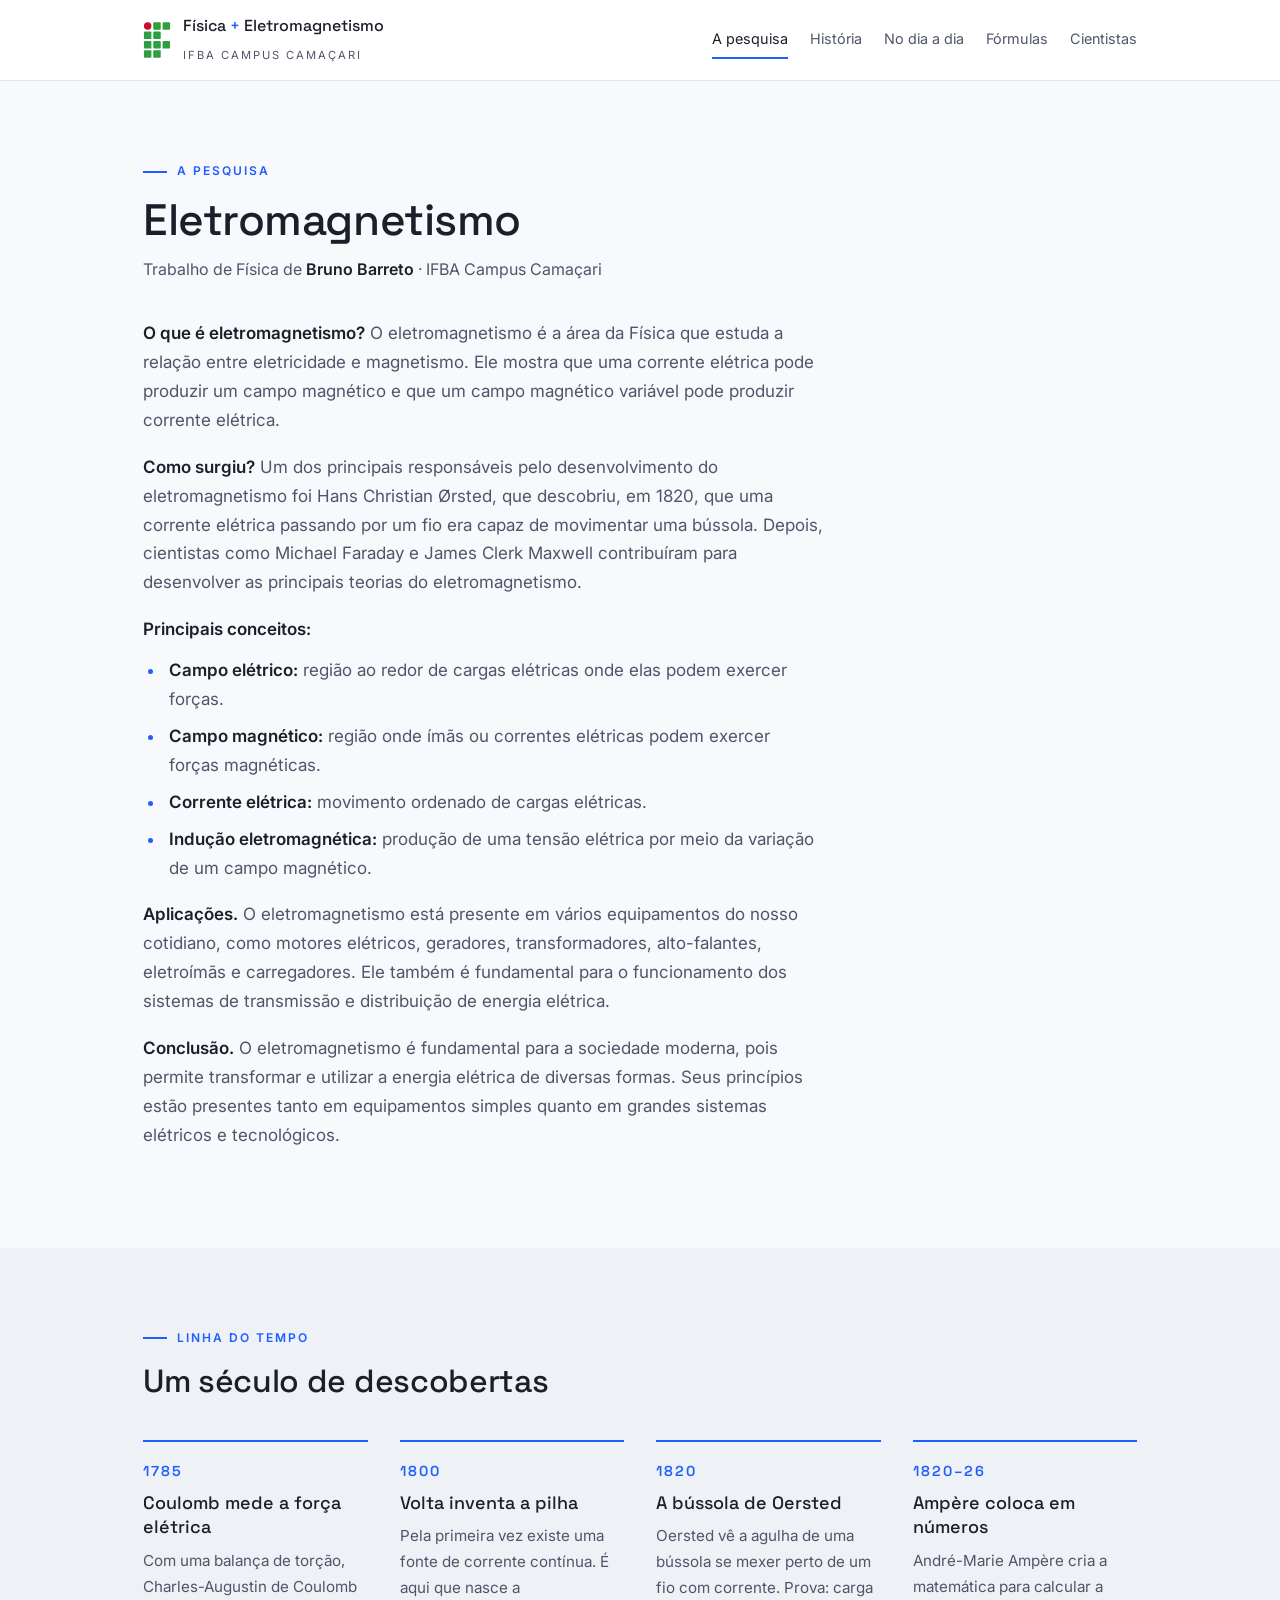
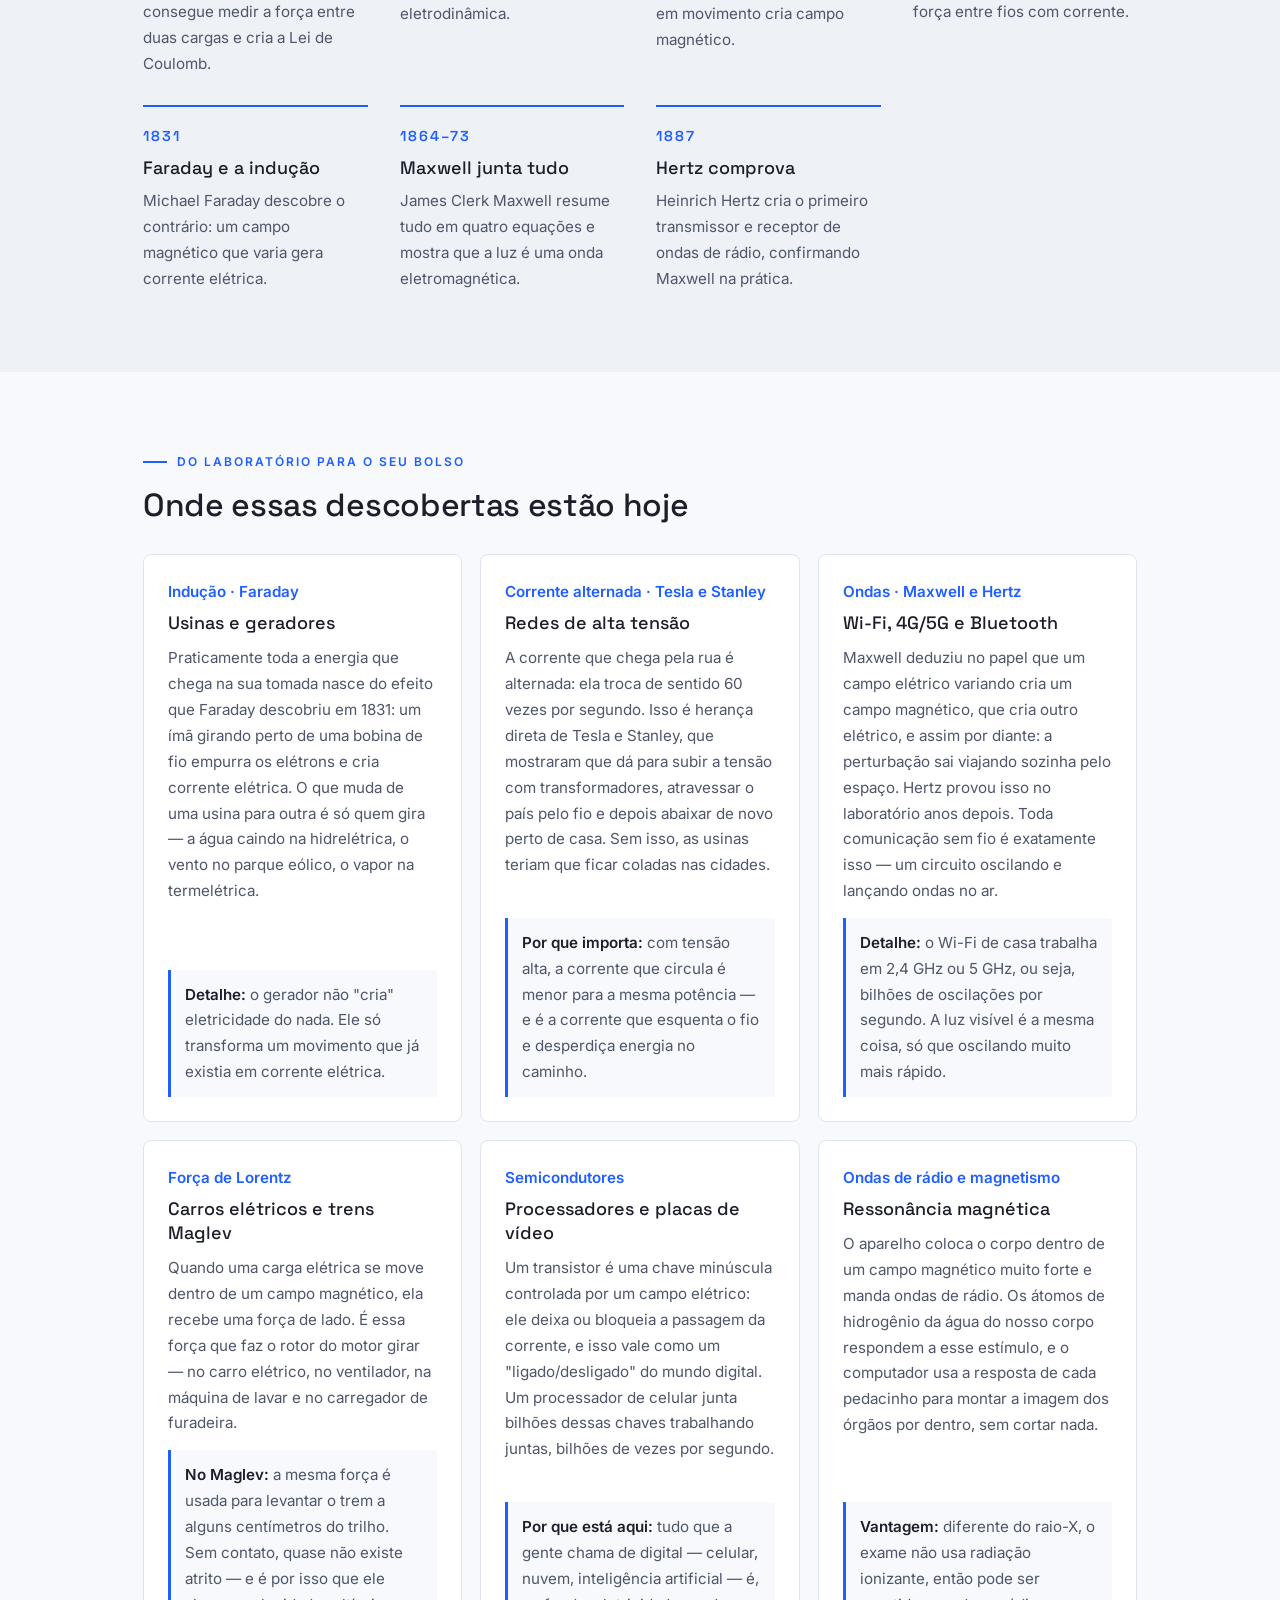
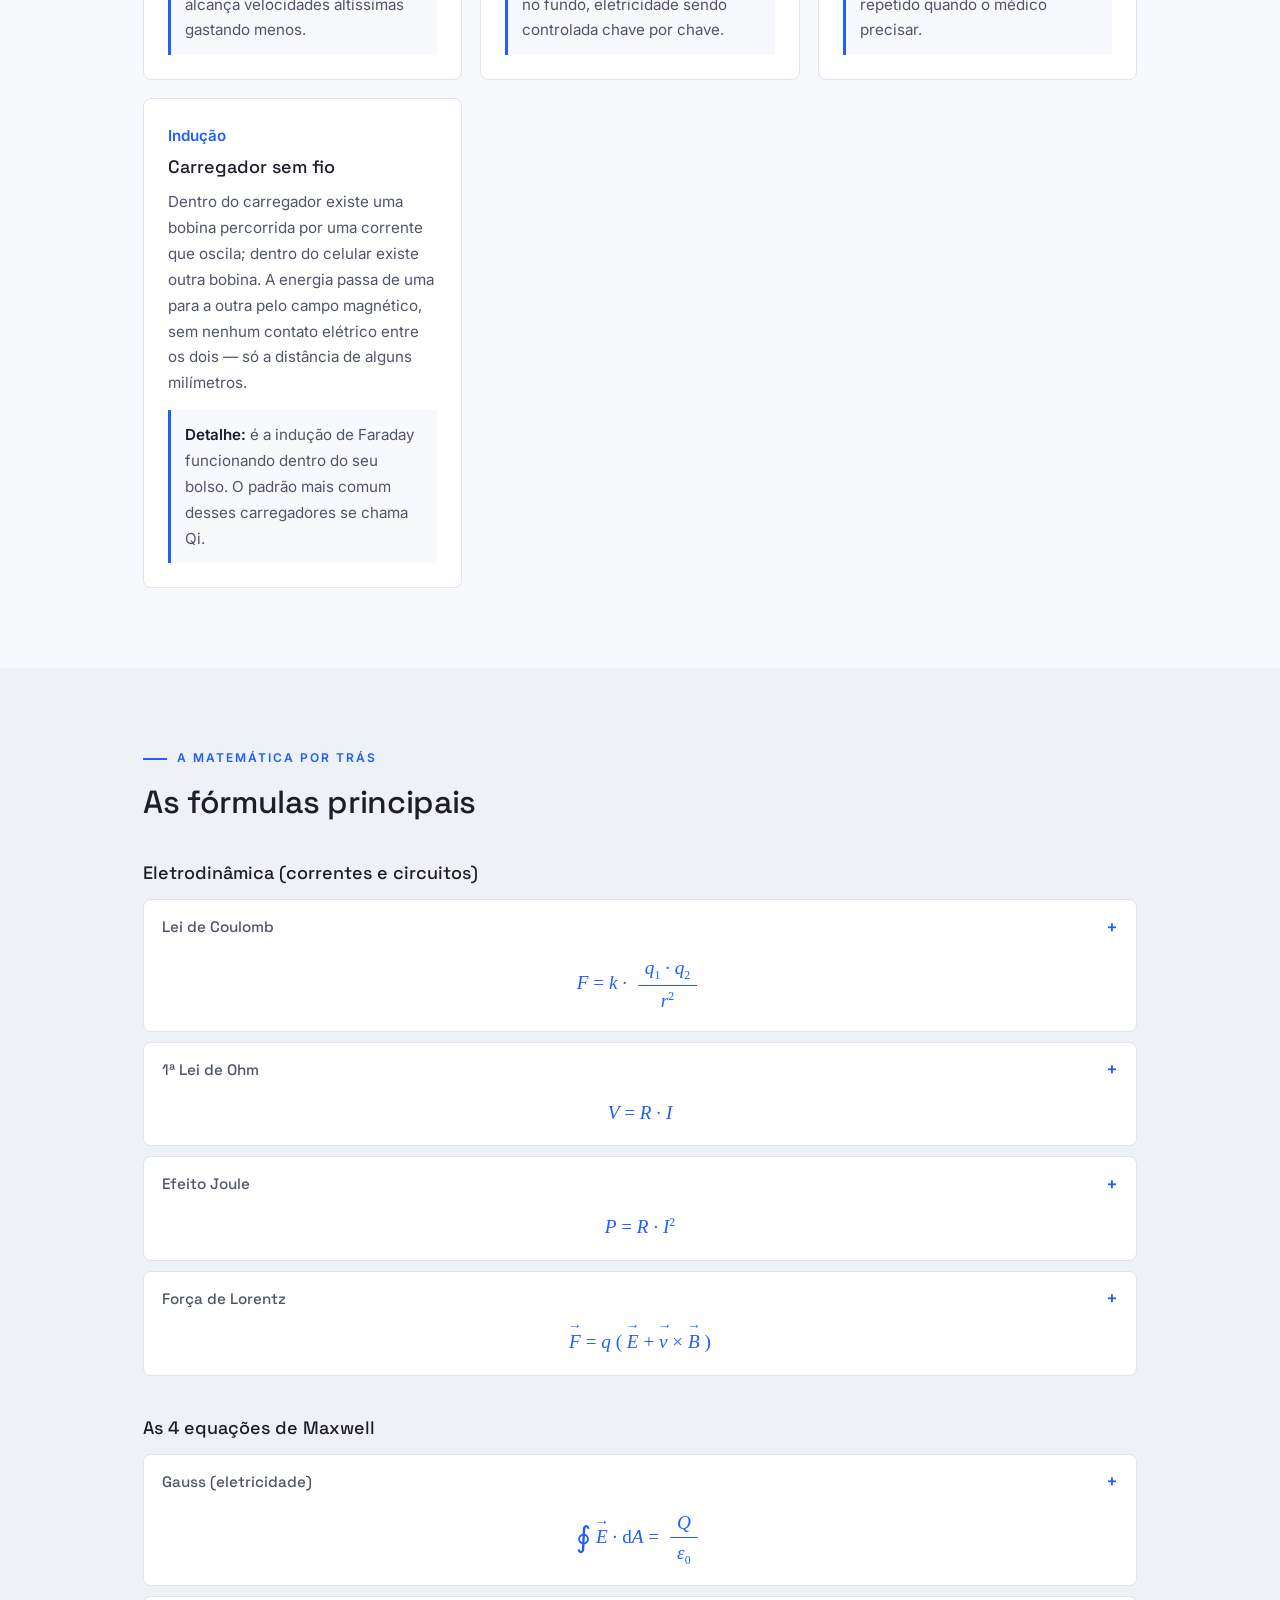
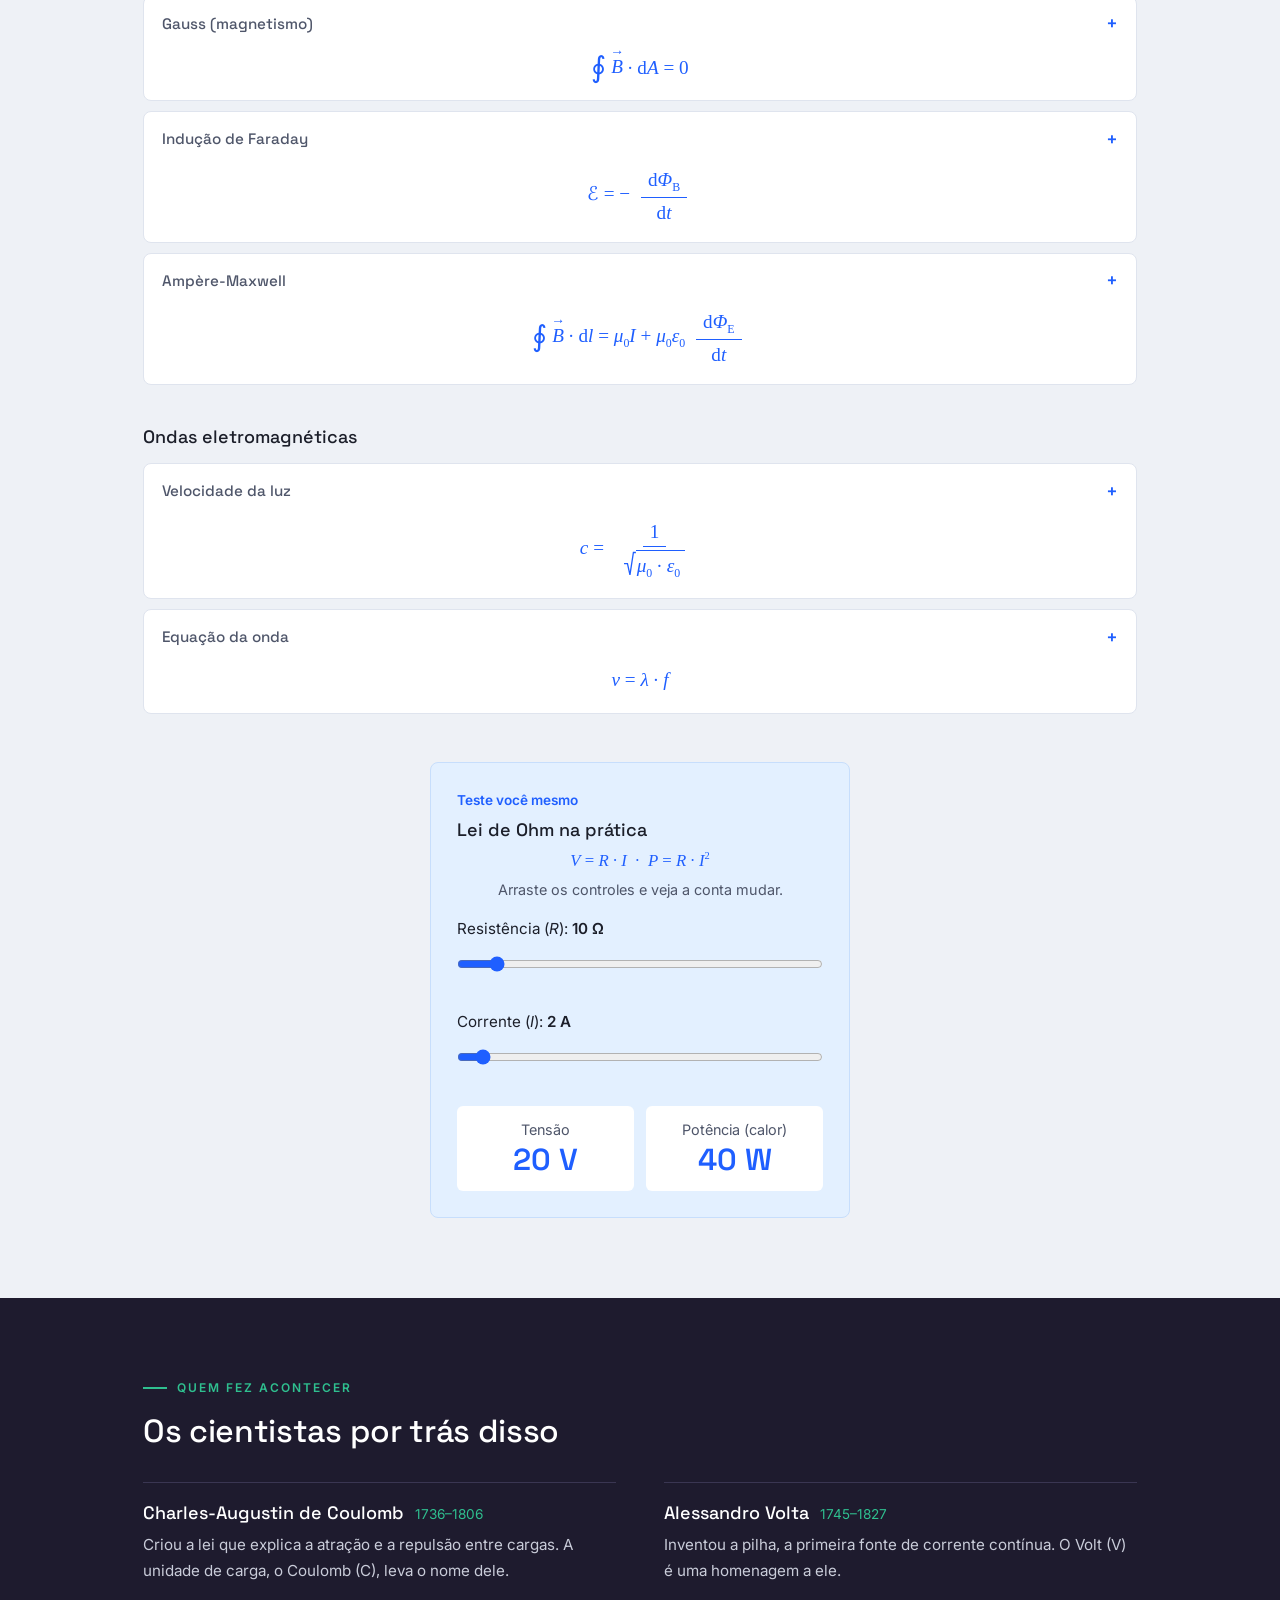
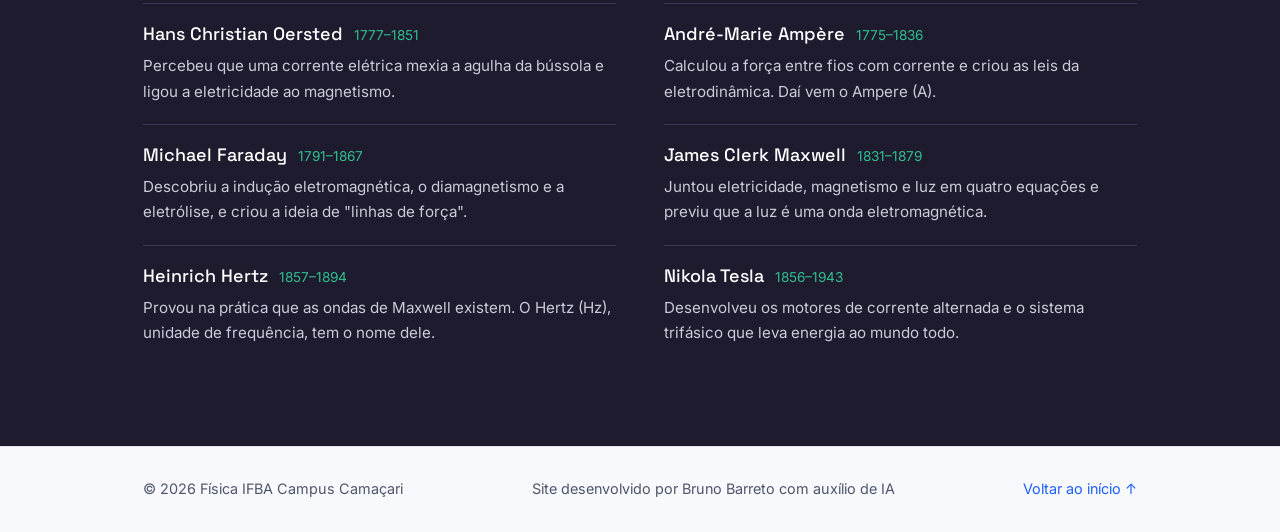
<file: index.html>
<!DOCTYPE html>
<html lang="pt-BR">
<head>
  <meta charset="UTF-8">
  <meta name="viewport" content="width=device-width, initial-scale=1.0">
  <title>Eletrodinâmica – IFBA Camaçari</title>
  <meta name="description" content="Trabalho de Física do IFBA Campus Camaçari sobre a história, as fórmulas e as aplicações da eletrodinâmica e do eletromagnetismo.">

  <!-- Fontes do Google: Space Grotesk (títulos) e Inter (texto) -->
  <link rel="preconnect" href="https://fonts.googleapis.com">
  <link href="https://fonts.googleapis.com/css2?family=Space+Grotesk:wght@500;600&family=Inter:wght@400;600&display=swap" rel="stylesheet">
  <link rel="stylesheet" href="public/site/style.css">
</head>
<body>
  <!-- atalho para quem navega pelo teclado: pula direto para o conteúdo -->
  <a href="#inicio" class="pular">Pular para o conteúdo</a>

  <!-- ===================== CABEÇALHO ===================== -->
  <header class="cabecalho">
    <a href="#inicio" class="marca" aria-label="Eletrodinâmica, IFBA Campus Camaçari — voltar ao início">
      <!-- Logo do IFBA desenhada em SVG (quadrados verdes + círculo vermelho) -->
      <svg class="logo-ifba" viewBox="0 0 30 40" role="img" aria-label="Logo do Instituto Federal da Bahia">
        <circle cx="5" cy="5" r="4" fill="#c8102e"/>
        <rect x="11" y="1" width="8" height="8" rx="1" fill="#2f9e41"/>
        <rect x="21" y="1" width="8" height="8" rx="1" fill="#2f9e41"/>
        <rect x="1"  y="11" width="8" height="8" rx="1" fill="#2f9e41"/>
        <rect x="11" y="11" width="8" height="8" rx="1" fill="#2f9e41"/>
        <rect x="1"  y="21" width="8" height="8" rx="1" fill="#2f9e41"/>
        <rect x="11" y="21" width="8" height="8" rx="1" fill="#2f9e41"/>
        <rect x="21" y="21" width="8" height="8" rx="1" fill="#2f9e41"/>
        <rect x="1"  y="31" width="8" height="8" rx="1" fill="#2f9e41"/>
        <rect x="11" y="31" width="8" height="8" rx="1" fill="#2f9e41"/>
      </svg>
      <div>
        <strong>Física <span class="azul">+</span> Eletromagnetismo</strong>
        <small>IFBA CAMPUS CAMAÇARI</small>
      </div>
    </a>

    <button id="botao-menu" class="botao-menu" aria-label="Abrir menu" aria-expanded="false" aria-controls="menu">☰</button>

    <nav id="menu" class="menu" aria-label="Seções do site">
      <a href="#inicio">A pesquisa</a>
      <a href="#historia">História</a>
      <a href="#hoje">No dia a dia</a>
      <a href="#formulas">Fórmulas</a>
      <a href="#cientistas">Cientistas</a>
    </nav>
  </header>

  <!-- ===================== A PESQUISA ===================== -->
  <!--
    A pesquisa inteira em um texto só, sem caixas.
    O nome de cada assunto aparece em negrito no começo do parágrafo.
  -->
  <main>
  <section id="inicio" class="secao">
    <p class="etiqueta">A PESQUISA</p>
    <h1>Eletromagnetismo</h1>
    <p class="subtitulo-pagina">Trabalho de Física de <b>Bruno Barreto</b> · IFBA Campus Camaçari</p>

    <div class="pesquisa">
      <p>
        <b>O que é eletromagnetismo?</b> O eletromagnetismo é a área da Física que estuda a
        relação entre eletricidade e magnetismo. Ele mostra que uma corrente elétrica pode
        produzir um campo magnético e que um campo magnético variável pode produzir corrente elétrica.
      </p>

      <p>
        <b>Como surgiu?</b> Um dos principais responsáveis pelo desenvolvimento do
        eletromagnetismo foi Hans Christian Ørsted, que descobriu, em 1820, que uma corrente
        elétrica passando por um fio era capaz de movimentar uma bússola. Depois, cientistas
        como Michael Faraday e James Clerk Maxwell contribuíram para desenvolver as principais
        teorias do eletromagnetismo.
      </p>

      <p><b>Principais conceitos:</b></p>
      <ul class="conceitos">
        <li><b>Campo elétrico:</b> região ao redor de cargas elétricas onde elas podem exercer forças.</li>
        <li><b>Campo magnético:</b> região onde ímãs ou correntes elétricas podem exercer forças magnéticas.</li>
        <li><b>Corrente elétrica:</b> movimento ordenado de cargas elétricas.</li>
        <li><b>Indução eletromagnética:</b> produção de uma tensão elétrica por meio da variação de um campo magnético.</li>
      </ul>

      <p>
        <b>Aplicações.</b> O eletromagnetismo está presente em vários equipamentos do nosso
        cotidiano, como motores elétricos, geradores, transformadores, alto-falantes,
        eletroímãs e carregadores. Ele também é fundamental para o funcionamento dos sistemas
        de transmissão e distribuição de energia elétrica.
      </p>

      <p>
        <b>Conclusão.</b> O eletromagnetismo é fundamental para a sociedade moderna, pois
        permite transformar e utilizar a energia elétrica de diversas formas. Seus princípios
        estão presentes tanto em equipamentos simples quanto em grandes sistemas elétricos
        e tecnológicos.
      </p>
    </div>
  </section>

  <!-- ===================== HISTÓRIA ===================== -->
  <section id="historia" class="secao-cinza">
    <div class="secao">
      <p class="etiqueta">LINHA DO TEMPO</p>
      <h2>Um século de descobertas</h2>

      <div class="passos">
        <div class="passo">
          <span class="numero">1785</span>
          <h3>Coulomb mede a força elétrica</h3>
          <p>Com uma balança de torção, Charles-Augustin de Coulomb consegue medir a força entre duas cargas e cria a Lei de Coulomb.</p>
        </div>
        <div class="passo">
          <span class="numero">1800</span>
          <h3>Volta inventa a pilha</h3>
          <p>Pela primeira vez existe uma fonte de corrente contínua. É aqui que nasce a eletrodinâmica.</p>
        </div>
        <div class="passo">
          <span class="numero">1820</span>
          <h3>A bússola de Oersted</h3>
          <p>Oersted vê a agulha de uma bússola se mexer perto de um fio com corrente. Prova: carga em movimento cria campo magnético.</p>
        </div>
        <div class="passo">
          <span class="numero">1820–26</span>
          <h3>Ampère coloca em números</h3>
          <p>André-Marie Ampère cria a matemática para calcular a força entre fios com corrente.</p>
        </div>
        <div class="passo">
          <span class="numero">1831</span>
          <h3>Faraday e a indução</h3>
          <p>Michael Faraday descobre o contrário: um campo magnético que varia gera corrente elétrica.</p>
        </div>
        <div class="passo">
          <span class="numero">1864–73</span>
          <h3>Maxwell junta tudo</h3>
          <p>James Clerk Maxwell resume tudo em quatro equações e mostra que a luz é uma onda eletromagnética.</p>
        </div>
        <div class="passo">
          <span class="numero">1887</span>
          <h3>Hertz comprova</h3>
          <p>Heinrich Hertz cria o primeiro transmissor e receptor de ondas de rádio, confirmando Maxwell na prática.</p>
        </div>
      </div>
    </div>
  </section>

  <!-- ===================== NO DIA A DIA ===================== -->
  <section id="hoje" class="secao">
    <p class="etiqueta">DO LABORATÓRIO PARA O SEU BOLSO</p>
    <h2>Onde essas descobertas estão hoje</h2>
    <div class="cartoes">

      <div class="cartao">
        <p class="mini">Indução · Faraday</p>
        <h3>Usinas e geradores</h3>
        <p>
          Praticamente toda a energia que chega na sua tomada nasce do efeito que Faraday
          descobriu em 1831: um ímã girando perto de uma bobina de fio empurra os elétrons
          e cria corrente elétrica. O que muda de uma usina para outra é só quem gira —
          a água caindo na hidrelétrica, o vento no parque eólico, o vapor na termelétrica.
        </p>
        <p class="nota">
          <b>Detalhe:</b> o gerador não "cria" eletricidade do nada. Ele só transforma
          um movimento que já existia em corrente elétrica.
        </p>
      </div>

      <div class="cartao">
        <p class="mini">Corrente alternada · Tesla e Stanley</p>
        <h3>Redes de alta tensão</h3>
        <p>
          A corrente que chega pela rua é alternada: ela troca de sentido 60 vezes por
          segundo. Isso é herança direta de Tesla e Stanley, que mostraram que dá para
          subir a tensão com transformadores, atravessar o país pelo fio e depois abaixar
          de novo perto de casa. Sem isso, as usinas teriam que ficar coladas nas cidades.
        </p>
        <p class="nota">
          <b>Por que importa:</b> com tensão alta, a corrente que circula é menor para a
          mesma potência — e é a corrente que esquenta o fio e desperdiça energia no caminho.
        </p>
      </div>

      <div class="cartao">
        <p class="mini">Ondas · Maxwell e Hertz</p>
        <h3>Wi-Fi, 4G/5G e Bluetooth</h3>
        <p>
          Maxwell deduziu no papel que um campo elétrico variando cria um campo magnético,
          que cria outro elétrico, e assim por diante: a perturbação sai viajando sozinha
          pelo espaço. Hertz provou isso no laboratório anos depois. Toda comunicação sem
          fio é exatamente isso — um circuito oscilando e lançando ondas no ar.
        </p>
        <p class="nota">
          <b>Detalhe:</b> o Wi-Fi de casa trabalha em 2,4 GHz ou 5 GHz, ou seja, bilhões
          de oscilações por segundo. A luz visível é a mesma coisa, só que oscilando muito mais rápido.
        </p>
      </div>

      <div class="cartao">
        <p class="mini">Força de Lorentz</p>
        <h3>Carros elétricos e trens Maglev</h3>
        <p>
          Quando uma carga elétrica se move dentro de um campo magnético, ela recebe uma
          força de lado. É essa força que faz o rotor do motor girar — no carro elétrico,
          no ventilador, na máquina de lavar e no carregador de furadeira.
        </p>
        <p class="nota">
          <b>No Maglev:</b> a mesma força é usada para levantar o trem a alguns centímetros
          do trilho. Sem contato, quase não existe atrito — e é por isso que ele alcança
          velocidades altíssimas gastando menos.
        </p>
      </div>

      <div class="cartao">
        <p class="mini">Semicondutores</p>
        <h3>Processadores e placas de vídeo</h3>
        <p>
          Um transistor é uma chave minúscula controlada por um campo elétrico: ele deixa
          ou bloqueia a passagem da corrente, e isso vale como um "ligado/desligado" do
          mundo digital. Um processador de celular junta bilhões dessas chaves trabalhando
          juntas, bilhões de vezes por segundo.
        </p>
        <p class="nota">
          <b>Por que está aqui:</b> tudo que a gente chama de digital — celular, nuvem,
          inteligência artificial — é, no fundo, eletricidade sendo controlada chave por chave.
        </p>
      </div>

      <div class="cartao">
        <p class="mini">Ondas de rádio e magnetismo</p>
        <h3>Ressonância magnética</h3>
        <p>
          O aparelho coloca o corpo dentro de um campo magnético muito forte e manda ondas
          de rádio. Os átomos de hidrogênio da água do nosso corpo respondem a esse estímulo,
          e o computador usa a resposta de cada pedacinho para montar a imagem dos órgãos
          por dentro, sem cortar nada.
        </p>
        <p class="nota">
          <b>Vantagem:</b> diferente do raio-X, o exame não usa radiação ionizante,
          então pode ser repetido quando o médico precisar.
        </p>
      </div>

      <div class="cartao">
        <p class="mini">Indução</p>
        <h3>Carregador sem fio</h3>
        <p>
          Dentro do carregador existe uma bobina percorrida por uma corrente que oscila;
          dentro do celular existe outra bobina. A energia passa de uma para a outra pelo
          campo magnético, sem nenhum contato elétrico entre os dois — só a distância
          de alguns milímetros.
        </p>
        <p class="nota">
          <b>Detalhe:</b> é a indução de Faraday funcionando dentro do seu bolso.
          O padrão mais comum desses carregadores se chama Qi.
        </p>
      </div>

    </div>
  </section>

  <!-- ===================== FÓRMULAS ===================== -->
  <!--
    Como as fórmulas foram escritas (tudo em HTML e CSS, sem biblioteca externa):
      <span class="fracao"><span class="cima">...</span><span class="baixo">...</span></span>
          -> fração de verdade: um número em cima, outro embaixo, traço no meio
      <span class="raiz"><span class="dentro">...</span></span>
          -> raiz quadrada com o traço por cima do que está dentro
      <span class="vetor"><i>F</i></span>
          -> setinha por cima da letra, indicando grandeza vetorial
      <sup> e <sub>
          -> potenciação (2 em cima) e índice (0 embaixo), como no caderno
  -->
  <section id="formulas" class="secao-cinza">
    <div class="secao">
      <p class="etiqueta">A MATEMÁTICA POR TRÁS</p>
      <h2>As fórmulas principais</h2>
      <h3 class="subtitulo">Eletrodinâmica (correntes e circuitos)</h3>

      <details class="formula">
        <summary>
          <span class="formula-topo"><span>Lei de Coulomb</span><span class="mais" aria-hidden="true">+</span></span>
          <span class="mat formula-corpo">
          <i>F</i> = <i>k</i> ·
          <span class="fracao">
            <span class="cima"><i>q</i><sub>1</sub> · <i>q</i><sub>2</sub></span>
            <span class="baixo"><i>r</i><sup>2</sup></span>
          </span>
        </span>
        </summary>
        <p class="formula-explica">
          <i>F</i> = força entre as cargas (N) · <i>q</i><sub>1</sub> e <i>q</i><sub>2</sub> = cargas (C) ·
          <i>r</i> = distância entre elas (m) · <i>k</i> = constante do meio (9 × 10<sup>9</sup> N·m²/C² no vácuo).
          Repare no <i>r</i><sup>2</sup> embaixo: afastar um pouco já derruba muito a força.
        </p>
      </details>

      <details class="formula">
        <summary>
          <span class="formula-topo"><span>1ª Lei de Ohm</span><span class="mais" aria-hidden="true">+</span></span>
          <span class="mat formula-corpo"><i>V</i> = <i>R</i> · <i>I</i></span>
        </summary>
        <p class="formula-explica">
          <i>V</i> = tensão (V) · <i>R</i> = resistência (Ω) · <i>I</i> = corrente (A).
          Dá para isolar a corrente como <i>I</i> = <span class="fracao"><span class="cima"><i>V</i></span><span class="baixo"><i>R</i></span></span>: quanto maior a resistência,
          menos carga consegue passar.
        </p>
      </details>

      <details class="formula">
        <summary>
          <span class="formula-topo"><span>Efeito Joule</span><span class="mais" aria-hidden="true">+</span></span>
          <span class="mat formula-corpo"><i>P</i> = <i>R</i> · <i>I</i><sup>2</sup></span>
        </summary>
        <p class="formula-explica">
          <i>P</i> = potência que vira calor (W). O <i>I</i><sup>2</sup> diz que o efeito cresce
          rápido: dobrar a corrente quadruplica o calor. É por isso que o carregador esquenta!
        </p>
      </details>

      <details class="formula">
        <summary>
          <span class="formula-topo"><span>Força de Lorentz</span><span class="mais" aria-hidden="true">+</span></span>
          <span class="mat formula-corpo">
          <span class="vetor"><i>F</i></span> = <i>q</i> ( <span class="vetor"><i>E</i></span> +
          <span class="vetor"><i>v</i></span> × <span class="vetor"><i>B</i></span> )
        </span>
        </summary>
        <p class="formula-explica">
          <i>q</i> = carga · <span class="vetor"><i>E</i></span> = campo elétrico ·
          <span class="vetor"><i>B</i></span> = campo magnético · <span class="vetor"><i>v</i></span> = velocidade da carga.
          A parte de <i>q</i><span class="vetor"><i>E</i></span> empurra a carga na direção do campo;
          a parte <span class="vetor"><i>v</i></span> × <span class="vetor"><i>B</i></span> empurra de lado —
          é essa que faz o motor girar.
        </p>
      </details>

      <h3 class="subtitulo">As 4 equações de Maxwell</h3>

      <details class="formula">
        <summary>
          <span class="formula-topo"><span>Gauss (eletricidade)</span><span class="mais" aria-hidden="true">+</span></span>
          <span class="mat formula-corpo">
          <span class="int">∮</span> <span class="vetor"><i>E</i></span> · d<i>A</i> =
          <span class="fracao">
            <span class="cima"><i>Q</i></span>
            <span class="baixo"><i>ε</i><sub>0</sub></span>
          </span>
        </span>
        </summary>
        <p class="formula-explica">
          As cargas elétricas são a "fonte" do campo elétrico: quantas linhas de campo saem
          de uma superfície fechada depende só da carga <i>Q</i> que está lá dentro.
          <i>ε</i><sub>0</sub> é a permissividade do vácuo.
        </p>
      </details>

      <details class="formula">
        <summary>
          <span class="formula-topo"><span>Gauss (magnetismo)</span><span class="mais" aria-hidden="true">+</span></span>
          <span class="mat formula-corpo">
          <span class="int">∮</span> <span class="vetor"><i>B</i></span> · d<i>A</i> = 0
        </span>
        </summary>
        <p class="formula-explica">
          Não existe ímã com um polo só. Toda linha de campo magnético que entra numa
          superfície tem que sair por outro lado: as linhas sempre se fecham em loops.
        </p>
      </details>

      <details class="formula">
        <summary>
          <span class="formula-topo"><span>Indução de Faraday</span><span class="mais" aria-hidden="true">+</span></span>
          <span class="mat formula-corpo">
          ℰ = −
          <span class="fracao">
            <span class="cima">d<i>Φ</i><sub>B</sub></span>
            <span class="baixo">d<i>t</i></span>
          </span>
        </span>
        </summary>
        <p class="formula-explica">
          Quando o fluxo magnético <i>Φ</i><sub>B</sub> muda, aparece uma força eletromotriz
          ℰ (e por isso uma corrente). O sinal de menos é a Lei de Lenz: a corrente criada
          se opõe à mudança que a gerou. É o princípio do gerador e do transformador.
        </p>
      </details>

      <details class="formula">
        <summary>
          <span class="formula-topo"><span>Ampère-Maxwell</span><span class="mais" aria-hidden="true">+</span></span>
          <span class="mat formula-corpo">
          <span class="int">∮</span> <span class="vetor"><i>B</i></span> · d<i>l</i> =
          <i>μ</i><sub>0</sub><i>I</i> + <i>μ</i><sub>0</sub><i>ε</i><sub>0</sub>
          <span class="fracao">
            <span class="cima">d<i>Φ</i><sub>E</sub></span>
            <span class="baixo">d<i>t</i></span>
          </span>
        </span>
        </summary>
        <p class="formula-explica">
          Campo magnético nasce de corrente elétrica (<i>I</i>) ou de campo elétrico que varia
          no tempo. Foi o segundo termo — a parte que Maxwell acrescentou — que permitiu
          prever a existência das ondas eletromagnéticas.
        </p>
      </details>

      <h3 class="subtitulo">Ondas eletromagnéticas</h3>

      <details class="formula">
        <summary>
          <span class="formula-topo"><span>Velocidade da luz</span><span class="mais" aria-hidden="true">+</span></span>
          <span class="mat formula-corpo">
          <i>c</i> =
          <span class="fracao">
            <span class="cima">1</span>
            <span class="baixo">
              <span class="raiz">
                <!-- o sinal de raiz é um desenho SVG que acompanha a altura do conteúdo -->
                <svg class="sinal" viewBox="0 0 12 24" preserveAspectRatio="none" aria-hidden="true">
                  <path d="M0 11 L3.5 11 L6 20 L9.5 2 L12 2" fill="none" stroke="currentColor"
                        stroke-width="1.3" vector-effect="non-scaling-stroke"/>
                </svg>
                <span class="dentro"><i>μ</i><sub>0</sub> · <i>ε</i><sub>0</sub></span>
              </span>
            </span>
          </span>
        </span>
        </summary>
        <p class="formula-explica">
          <i>ε</i><sub>0</sub> ≈ 8,85 × 10<sup>−12</sup> F/m · <i>μ</i><sub>0</sub> = 4π × 10<sup>−7</sup> T·m/A.
          Fazendo a conta dá 3 × 10<sup>8</sup> m/s — a velocidade da luz. Foi assim que Maxwell
          percebeu que a luz é uma onda eletromagnética.
        </p>
      </details>

      <details class="formula">
        <summary>
          <span class="formula-topo"><span>Equação da onda</span><span class="mais" aria-hidden="true">+</span></span>
          <span class="mat formula-corpo"><i>v</i> = <i>λ</i> · <i>f</i></span>
        </summary>
        <p class="formula-explica">
          <i>λ</i> = comprimento de onda (m) · <i>f</i> = frequência (Hz). Como <i>v</i> é fixo
          para a luz, onda curta significa frequência alta — e é por isso que o 5G, que usa
          frequência alta, alcança uma distância menor que o Wi-Fi antigo.
        </p>
      </details>

      <!-- Calculadora da Lei de Ohm (funciona com o script.js) -->
      <div class="calculadora">
        <p class="mini">Teste você mesmo</p>
        <h3>Lei de Ohm na prática</h3>
        <p class="mat calculadora-formula"><i>V</i> = <i>R</i> · <i>I</i> &nbsp;·&nbsp; <i>P</i> = <i>R</i> · <i>I</i><sup>2</sup></p>
        <p class="legenda">Arraste os controles e veja a conta mudar.</p>

        <label for="resistencia">Resistência (<i>R</i>): <b><span id="texto-r">10</span> Ω</b></label>
        <input type="range" id="resistencia" min="1" max="100" value="10">

        <label for="corrente">Corrente (<i>I</i>): <b><span id="texto-i">2</span> A</b></label>
        <input type="range" id="corrente" min="1" max="20" value="2">

        <!-- resultados: o leitor de tela anuncia quando mudam -->
        <div class="resultados" aria-live="polite">
          <p><span class="legenda">Tensão</span><span class="valor"><span id="valor-tensao">20</span> V</span></p>
          <p><span class="legenda">Potência (calor)</span><span class="valor"><span id="valor-potencia">40</span> W</span></p>
        </div>
      </div>
    </div>
  </section>

  <!-- ===================== CIENTISTAS ===================== -->
  <section id="cientistas" class="secao-escura">
    <div class="secao">
      <p class="etiqueta verde">QUEM FEZ ACONTECER</p>
      <h2>Os cientistas por trás disso</h2>

      <!-- Os itens da lista são criados pelo script.js a partir de uma lista -->
      <ul id="lista-cientistas" class="lista-cientistas"></ul>
    </div>
  </section>

  </main>

  <footer class="rodape">
    <span>© 2026 Física IFBA Campus Camaçari</span>
    <span>Site desenvolvido por Bruno Barreto com auxílio de IA</span>
    <a href="#inicio">Voltar ao início ↑</a>
  </footer>

  <script src="public/site/script.js"></script>
</body>
</html>
</file>
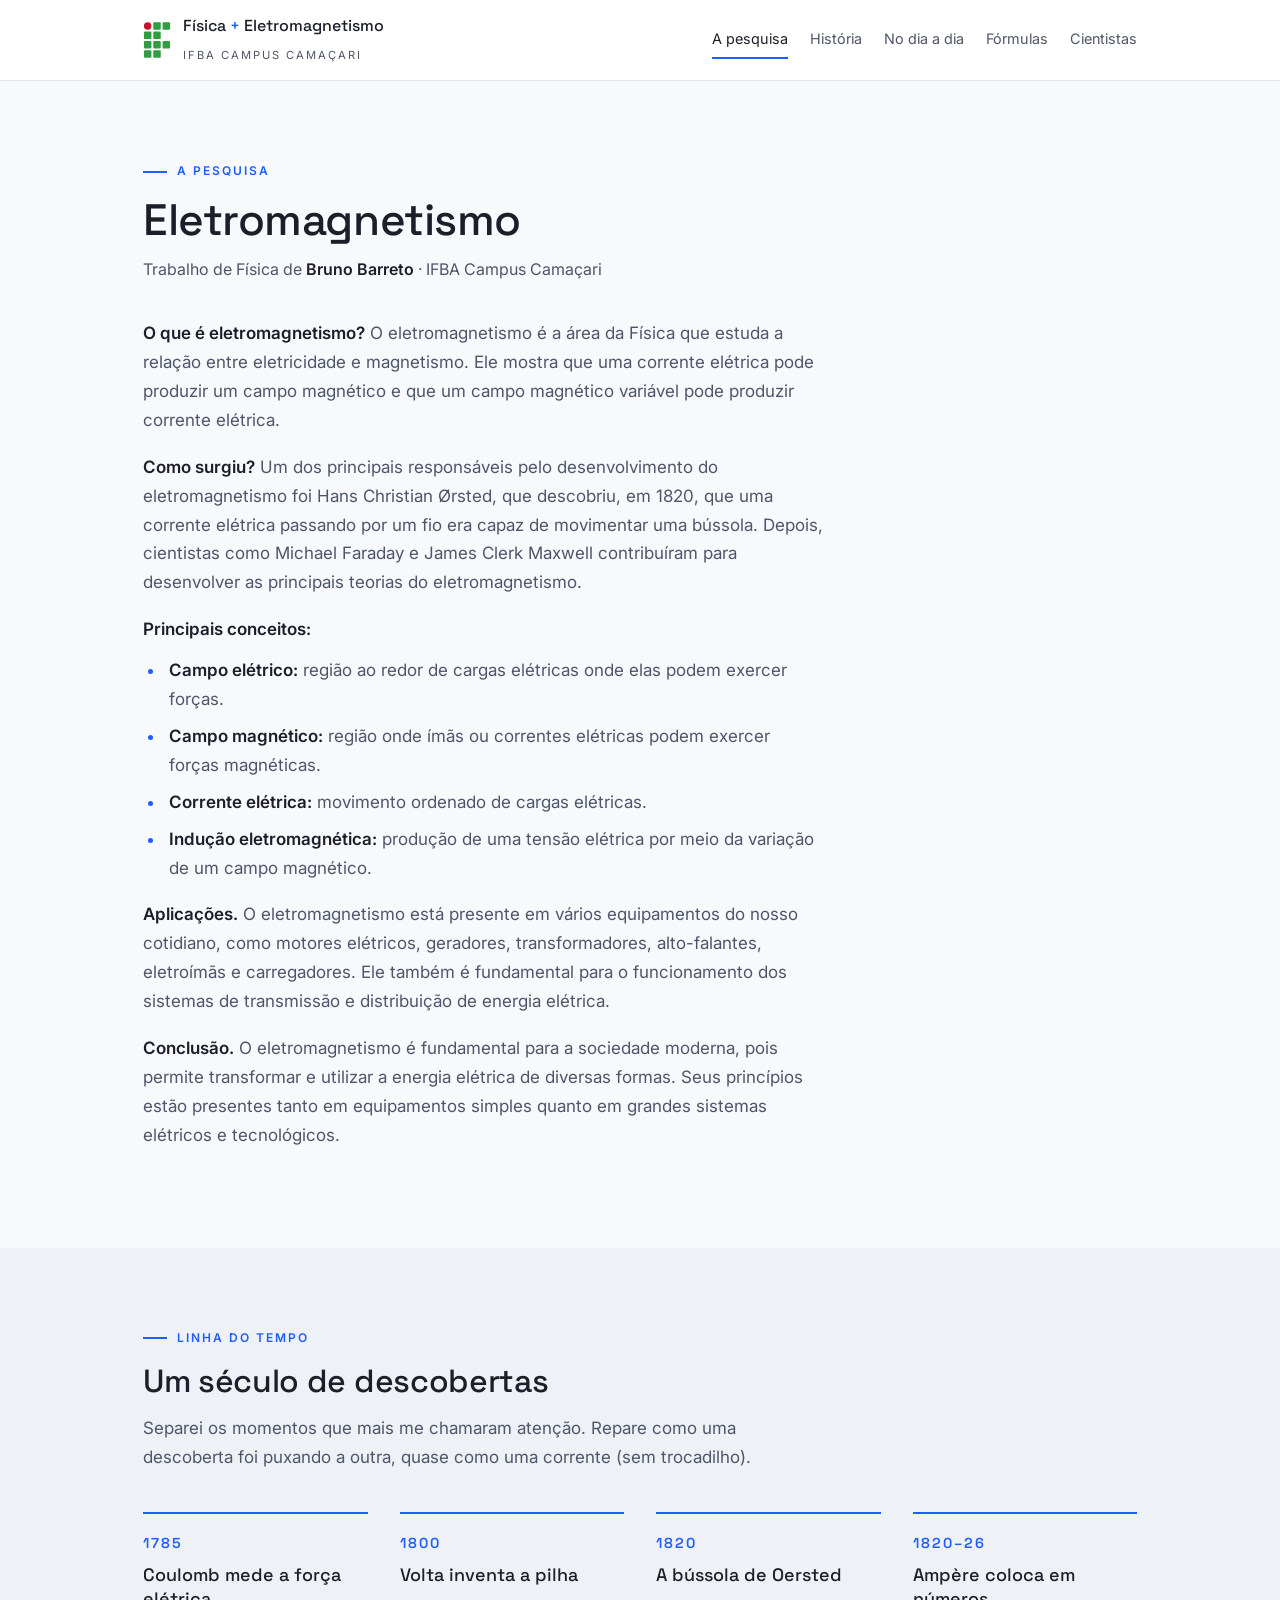
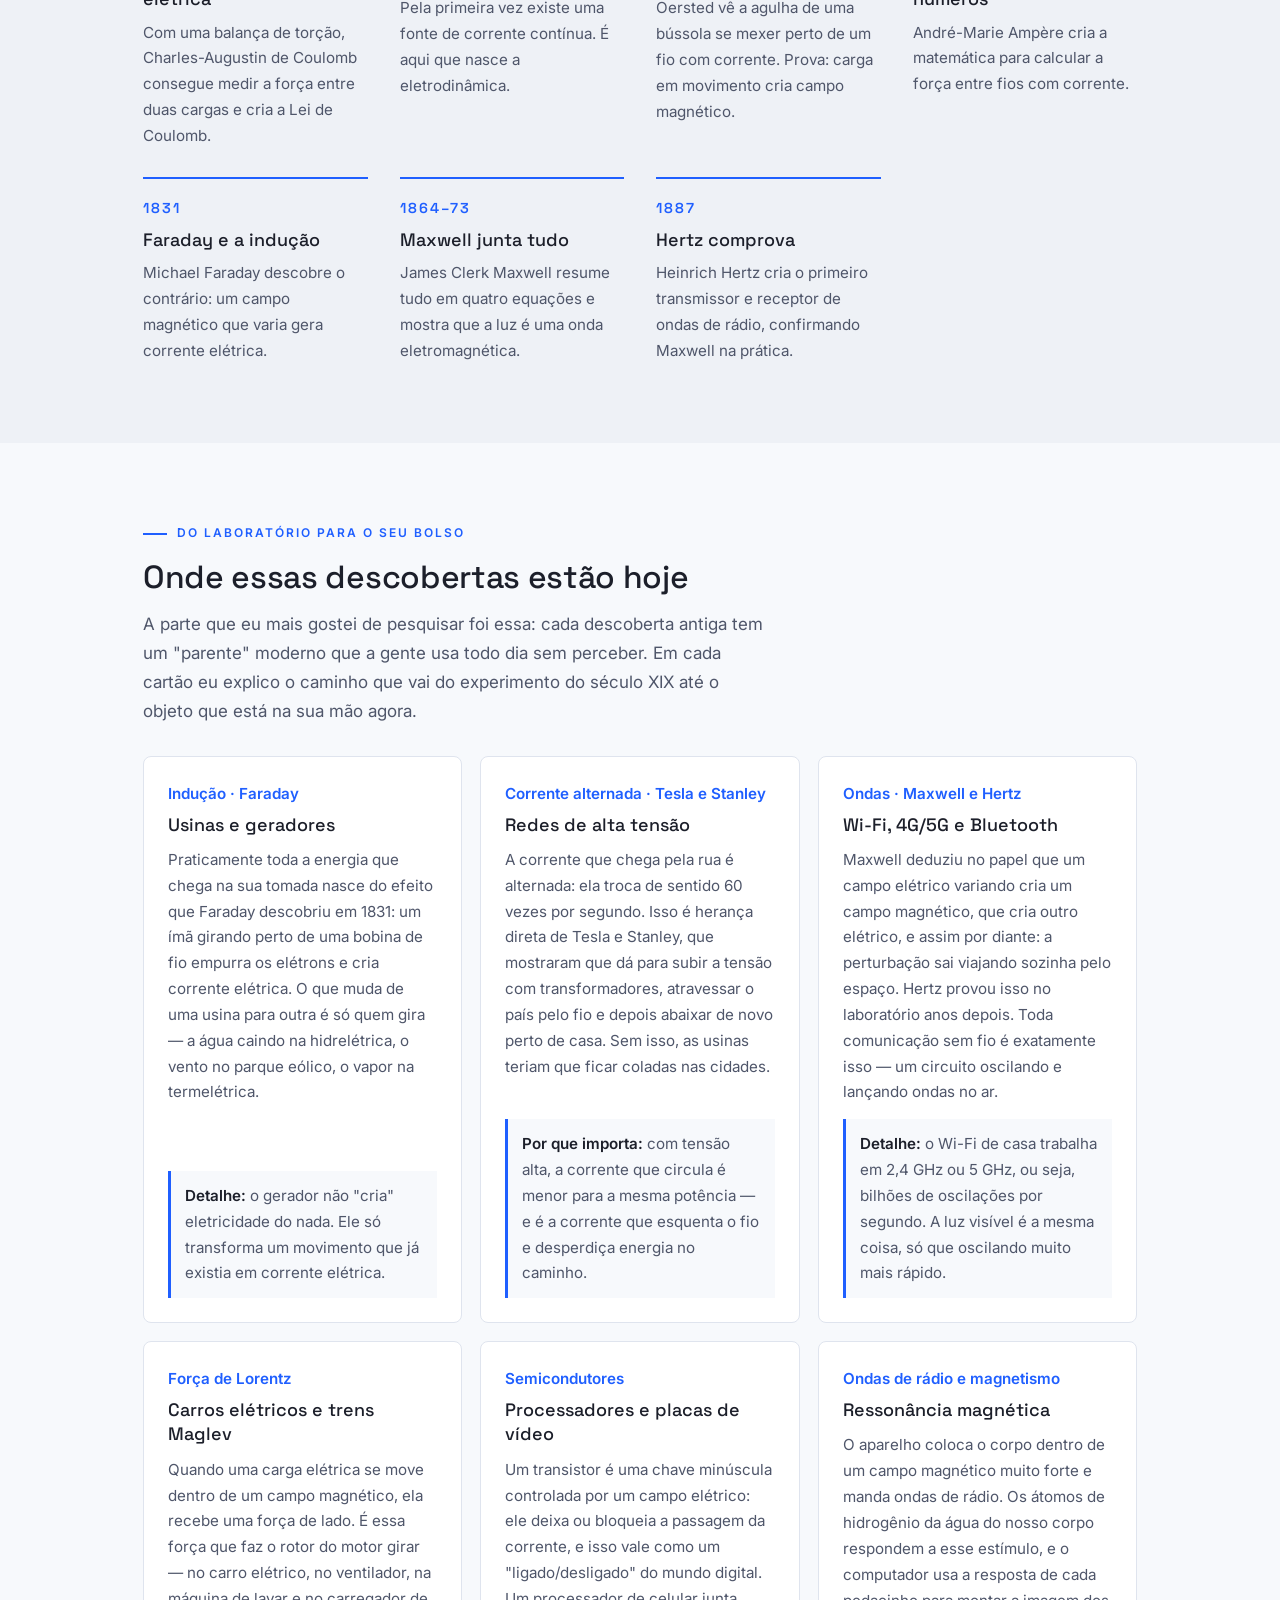
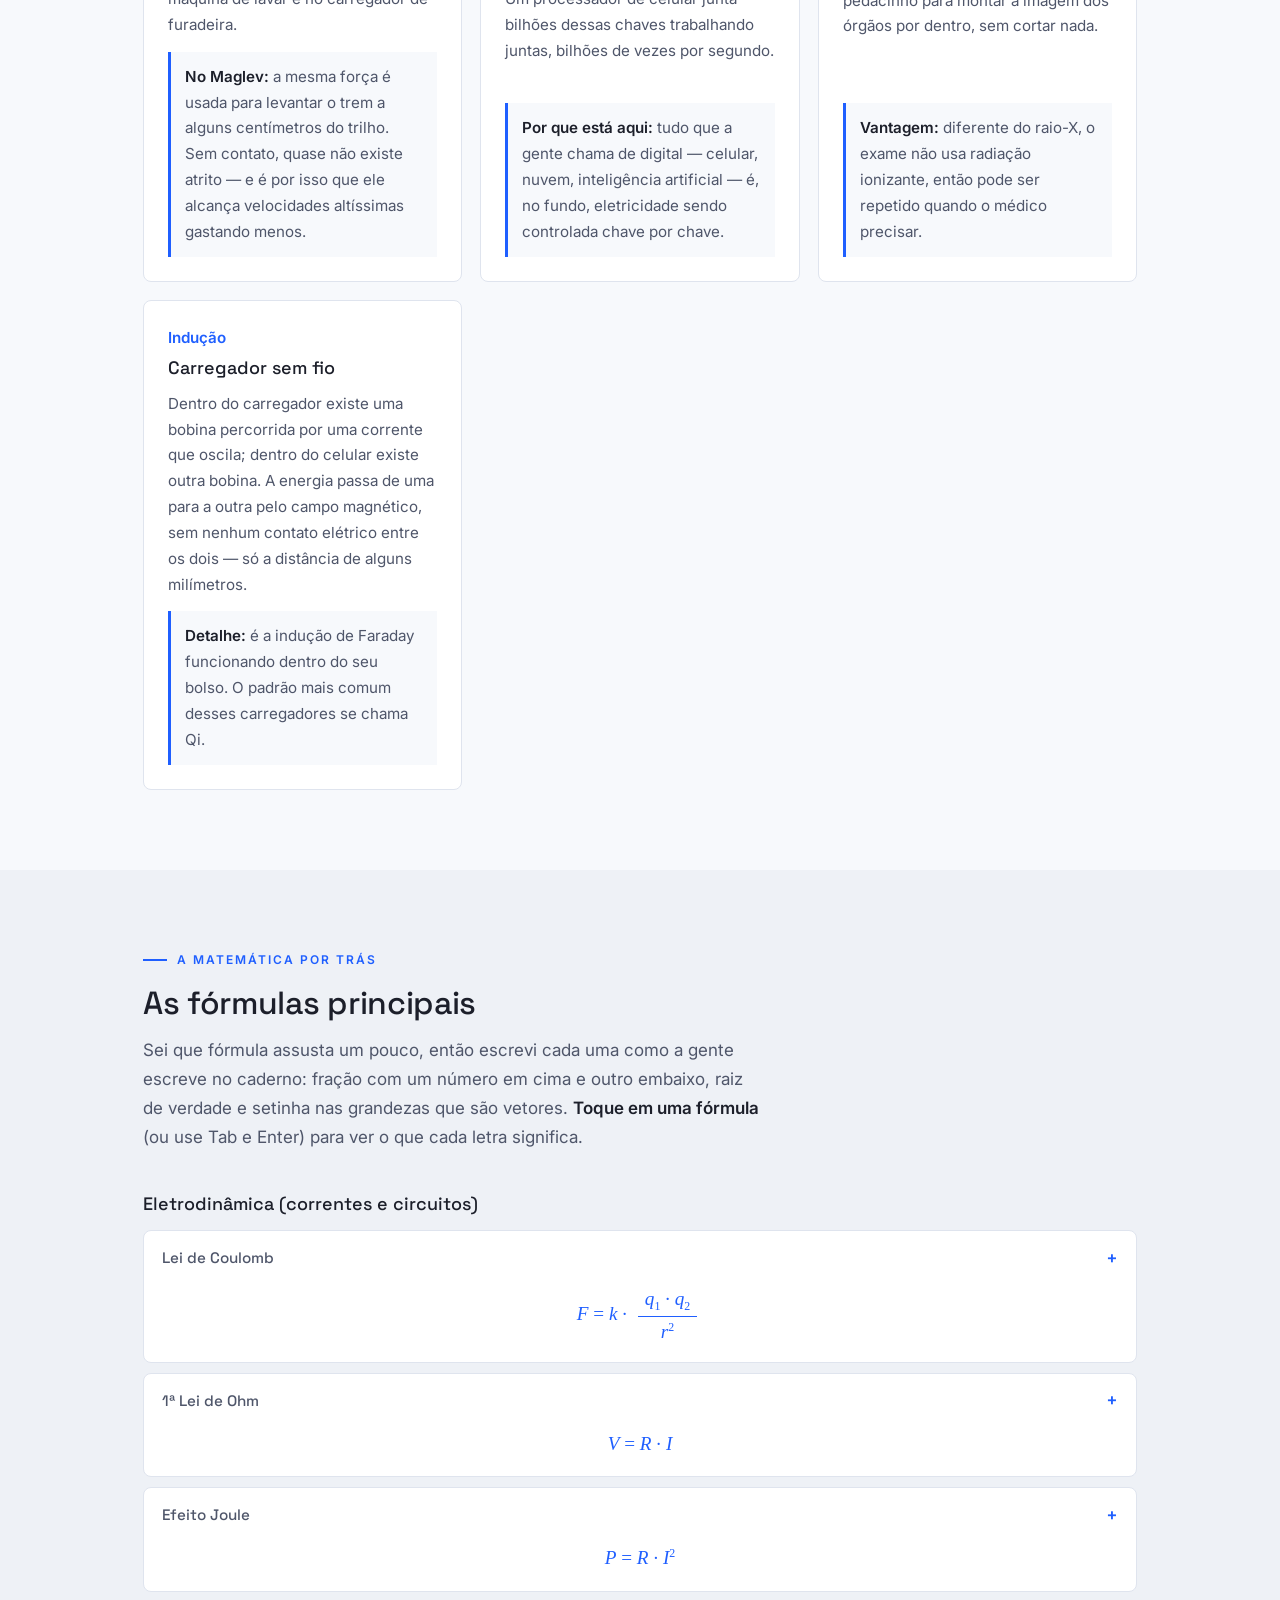
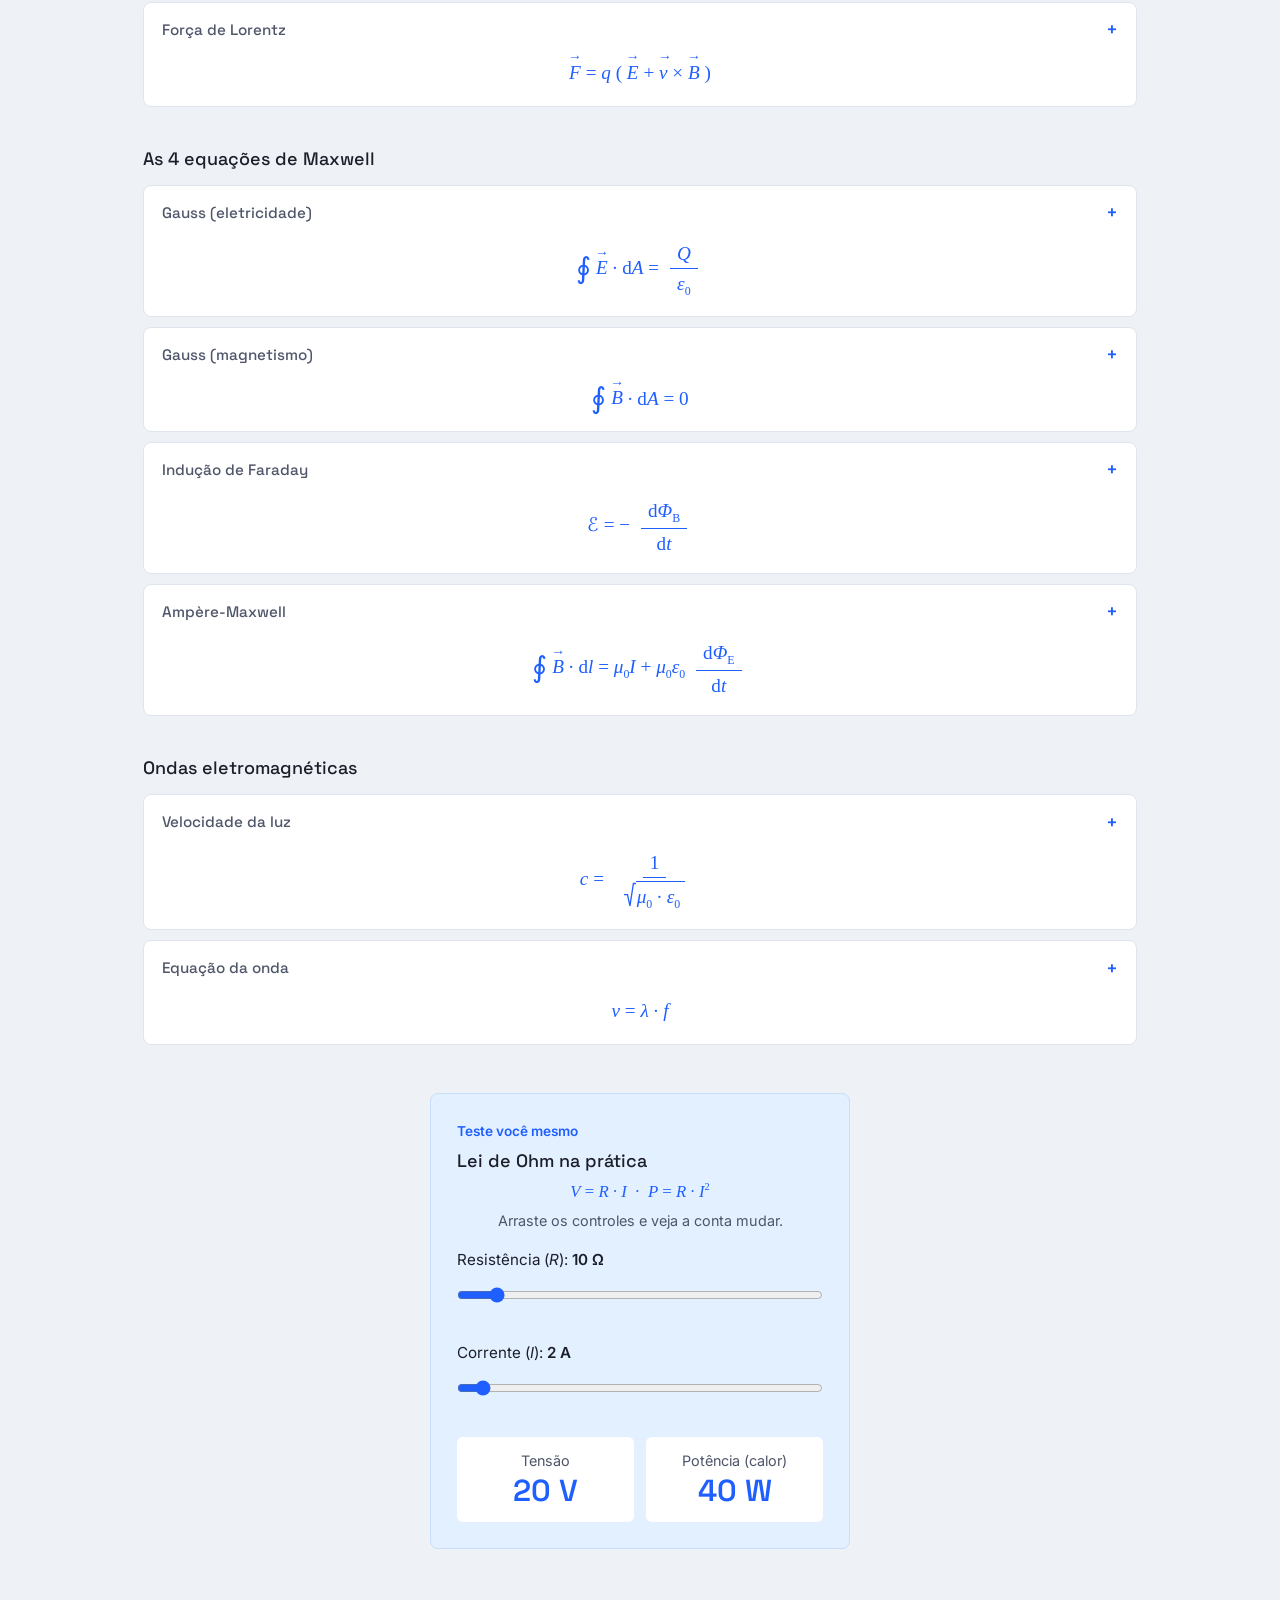
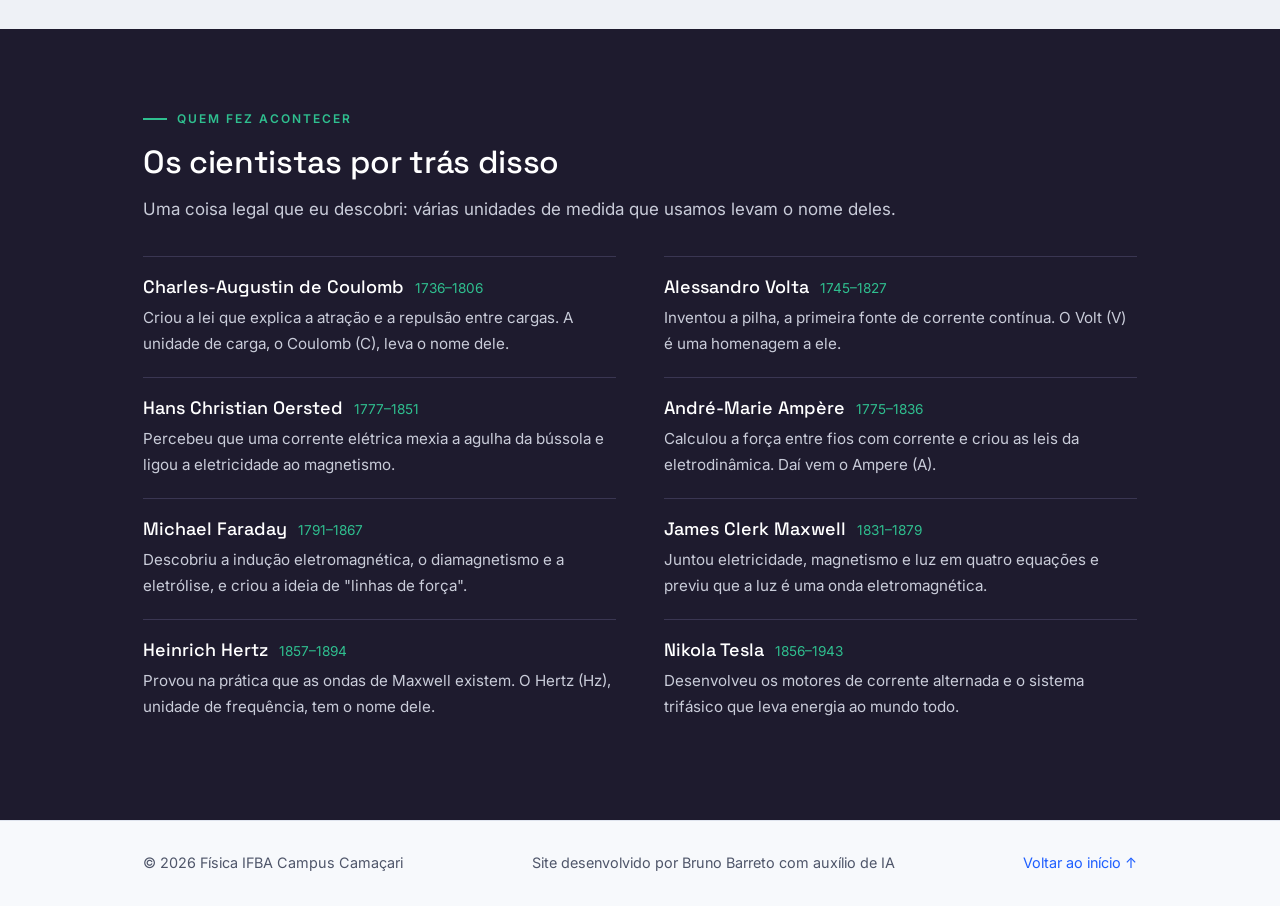
<file: public/site/index.html>
<!DOCTYPE html>
<html lang="pt-BR">
<head>
  <meta charset="UTF-8">
  <meta name="viewport" content="width=device-width, initial-scale=1.0">
  <title>Eletrodinâmica – IFBA Camaçari</title>
  <meta name="description" content="Trabalho de Física do IFBA Campus Camaçari sobre a história, as fórmulas e as aplicações da eletrodinâmica e do eletromagnetismo.">

  <!-- Fontes do Google: Space Grotesk (títulos) e Inter (texto) -->
  <link rel="preconnect" href="https://fonts.googleapis.com">
  <link href="https://fonts.googleapis.com/css2?family=Space+Grotesk:wght@500;600&family=Inter:wght@400;600&display=swap" rel="stylesheet">

  <link rel="stylesheet" href="style.css">
</head>
<body>
  <!-- atalho para quem navega pelo teclado: pula direto para o conteúdo -->
  <a href="#inicio" class="pular">Pular para o conteúdo</a>

  <!-- ===================== CABEÇALHO ===================== -->
  <header class="cabecalho">
    <a href="#inicio" class="marca" aria-label="Eletrodinâmica, IFBA Campus Camaçari — voltar ao início">
      <!-- Logo do IFBA desenhada em SVG (quadrados verdes + círculo vermelho) -->
      <svg class="logo-ifba" viewBox="0 0 30 40" role="img" aria-label="Logo do Instituto Federal da Bahia">
        <circle cx="5" cy="5" r="4" fill="#c8102e"/>
        <rect x="11" y="1" width="8" height="8" rx="1" fill="#2f9e41"/>
        <rect x="21" y="1" width="8" height="8" rx="1" fill="#2f9e41"/>
        <rect x="1"  y="11" width="8" height="8" rx="1" fill="#2f9e41"/>
        <rect x="11" y="11" width="8" height="8" rx="1" fill="#2f9e41"/>
        <rect x="1"  y="21" width="8" height="8" rx="1" fill="#2f9e41"/>
        <rect x="11" y="21" width="8" height="8" rx="1" fill="#2f9e41"/>
        <rect x="21" y="21" width="8" height="8" rx="1" fill="#2f9e41"/>
        <rect x="1"  y="31" width="8" height="8" rx="1" fill="#2f9e41"/>
        <rect x="11" y="31" width="8" height="8" rx="1" fill="#2f9e41"/>
      </svg>
      <div>
        <strong>Física <span class="azul">+</span> Eletromagnetismo</strong>
        <small>IFBA CAMPUS CAMAÇARI</small>
      </div>
    </a>

    <button id="botao-menu" class="botao-menu" aria-label="Abrir menu" aria-expanded="false" aria-controls="menu">☰</button>

    <nav id="menu" class="menu" aria-label="Seções do site">
      <a href="#inicio">A pesquisa</a>
      <a href="#historia">História</a>
      <a href="#hoje">No dia a dia</a>
      <a href="#formulas">Fórmulas</a>
      <a href="#cientistas">Cientistas</a>
    </nav>
  </header>

  <!-- ===================== A PESQUISA ===================== -->
  <!--
    A pesquisa inteira em um texto só, sem caixas.
    O nome de cada assunto aparece em negrito no começo do parágrafo.
  -->
  <main>
  <section id="inicio" class="secao">
    <p class="etiqueta">A PESQUISA</p>
    <h1>Eletromagnetismo</h1>
    <p class="subtitulo-pagina">Trabalho de Física de <b>Bruno Barreto</b> · IFBA Campus Camaçari</p>

    <div class="pesquisa">
      <p>
        <b>O que é eletromagnetismo?</b> O eletromagnetismo é a área da Física que estuda a
        relação entre eletricidade e magnetismo. Ele mostra que uma corrente elétrica pode
        produzir um campo magnético e que um campo magnético variável pode produzir corrente elétrica.
      </p>

      <p>
        <b>Como surgiu?</b> Um dos principais responsáveis pelo desenvolvimento do
        eletromagnetismo foi Hans Christian Ørsted, que descobriu, em 1820, que uma corrente
        elétrica passando por um fio era capaz de movimentar uma bússola. Depois, cientistas
        como Michael Faraday e James Clerk Maxwell contribuíram para desenvolver as principais
        teorias do eletromagnetismo.
      </p>

      <p><b>Principais conceitos:</b></p>
      <ul class="conceitos">
        <li><b>Campo elétrico:</b> região ao redor de cargas elétricas onde elas podem exercer forças.</li>
        <li><b>Campo magnético:</b> região onde ímãs ou correntes elétricas podem exercer forças magnéticas.</li>
        <li><b>Corrente elétrica:</b> movimento ordenado de cargas elétricas.</li>
        <li><b>Indução eletromagnética:</b> produção de uma tensão elétrica por meio da variação de um campo magnético.</li>
      </ul>

      <p>
        <b>Aplicações.</b> O eletromagnetismo está presente em vários equipamentos do nosso
        cotidiano, como motores elétricos, geradores, transformadores, alto-falantes,
        eletroímãs e carregadores. Ele também é fundamental para o funcionamento dos sistemas
        de transmissão e distribuição de energia elétrica.
      </p>

      <p>
        <b>Conclusão.</b> O eletromagnetismo é fundamental para a sociedade moderna, pois
        permite transformar e utilizar a energia elétrica de diversas formas. Seus princípios
        estão presentes tanto em equipamentos simples quanto em grandes sistemas elétricos
        e tecnológicos.
      </p>
    </div>
  </section>

  <!-- ===================== HISTÓRIA ===================== -->
  <section id="historia" class="secao-cinza">
    <div class="secao">
      <p class="etiqueta">LINHA DO TEMPO</p>
      <h2>Um século de descobertas</h2>
      <p class="texto-lado">
        Separei os momentos que mais me chamaram atenção. Repare como uma descoberta
        foi puxando a outra, quase como uma corrente (sem trocadilho).
      </p>

      <div class="passos">
        <div class="passo">
          <span class="numero">1785</span>
          <h3>Coulomb mede a força elétrica</h3>
          <p>Com uma balança de torção, Charles-Augustin de Coulomb consegue medir a força entre duas cargas e cria a Lei de Coulomb.</p>
        </div>
        <div class="passo">
          <span class="numero">1800</span>
          <h3>Volta inventa a pilha</h3>
          <p>Pela primeira vez existe uma fonte de corrente contínua. É aqui que nasce a eletrodinâmica.</p>
        </div>
        <div class="passo">
          <span class="numero">1820</span>
          <h3>A bússola de Oersted</h3>
          <p>Oersted vê a agulha de uma bússola se mexer perto de um fio com corrente. Prova: carga em movimento cria campo magnético.</p>
        </div>
        <div class="passo">
          <span class="numero">1820–26</span>
          <h3>Ampère coloca em números</h3>
          <p>André-Marie Ampère cria a matemática para calcular a força entre fios com corrente.</p>
        </div>
        <div class="passo">
          <span class="numero">1831</span>
          <h3>Faraday e a indução</h3>
          <p>Michael Faraday descobre o contrário: um campo magnético que varia gera corrente elétrica.</p>
        </div>
        <div class="passo">
          <span class="numero">1864–73</span>
          <h3>Maxwell junta tudo</h3>
          <p>James Clerk Maxwell resume tudo em quatro equações e mostra que a luz é uma onda eletromagnética.</p>
        </div>
        <div class="passo">
          <span class="numero">1887</span>
          <h3>Hertz comprova</h3>
          <p>Heinrich Hertz cria o primeiro transmissor e receptor de ondas de rádio, confirmando Maxwell na prática.</p>
        </div>
      </div>
    </div>
  </section>

  <!-- ===================== NO DIA A DIA ===================== -->
  <section id="hoje" class="secao">
    <p class="etiqueta">DO LABORATÓRIO PARA O SEU BOLSO</p>
    <h2>Onde essas descobertas estão hoje</h2>
    <p class="texto-lado">
      A parte que eu mais gostei de pesquisar foi essa: cada descoberta antiga tem um
      "parente" moderno que a gente usa todo dia sem perceber. Em cada cartão eu explico
      o caminho que vai do experimento do século XIX até o objeto que está na sua mão agora.
    </p>

    <div class="cartoes">

      <div class="cartao">
        <p class="mini">Indução · Faraday</p>
        <h3>Usinas e geradores</h3>
        <p>
          Praticamente toda a energia que chega na sua tomada nasce do efeito que Faraday
          descobriu em 1831: um ímã girando perto de uma bobina de fio empurra os elétrons
          e cria corrente elétrica. O que muda de uma usina para outra é só quem gira —
          a água caindo na hidrelétrica, o vento no parque eólico, o vapor na termelétrica.
        </p>
        <p class="nota">
          <b>Detalhe:</b> o gerador não "cria" eletricidade do nada. Ele só transforma
          um movimento que já existia em corrente elétrica.
        </p>
      </div>

      <div class="cartao">
        <p class="mini">Corrente alternada · Tesla e Stanley</p>
        <h3>Redes de alta tensão</h3>
        <p>
          A corrente que chega pela rua é alternada: ela troca de sentido 60 vezes por
          segundo. Isso é herança direta de Tesla e Stanley, que mostraram que dá para
          subir a tensão com transformadores, atravessar o país pelo fio e depois abaixar
          de novo perto de casa. Sem isso, as usinas teriam que ficar coladas nas cidades.
        </p>
        <p class="nota">
          <b>Por que importa:</b> com tensão alta, a corrente que circula é menor para a
          mesma potência — e é a corrente que esquenta o fio e desperdiça energia no caminho.
        </p>
      </div>

      <div class="cartao">
        <p class="mini">Ondas · Maxwell e Hertz</p>
        <h3>Wi-Fi, 4G/5G e Bluetooth</h3>
        <p>
          Maxwell deduziu no papel que um campo elétrico variando cria um campo magnético,
          que cria outro elétrico, e assim por diante: a perturbação sai viajando sozinha
          pelo espaço. Hertz provou isso no laboratório anos depois. Toda comunicação sem
          fio é exatamente isso — um circuito oscilando e lançando ondas no ar.
        </p>
        <p class="nota">
          <b>Detalhe:</b> o Wi-Fi de casa trabalha em 2,4 GHz ou 5 GHz, ou seja, bilhões
          de oscilações por segundo. A luz visível é a mesma coisa, só que oscilando muito mais rápido.
        </p>
      </div>

      <div class="cartao">
        <p class="mini">Força de Lorentz</p>
        <h3>Carros elétricos e trens Maglev</h3>
        <p>
          Quando uma carga elétrica se move dentro de um campo magnético, ela recebe uma
          força de lado. É essa força que faz o rotor do motor girar — no carro elétrico,
          no ventilador, na máquina de lavar e no carregador de furadeira.
        </p>
        <p class="nota">
          <b>No Maglev:</b> a mesma força é usada para levantar o trem a alguns centímetros
          do trilho. Sem contato, quase não existe atrito — e é por isso que ele alcança
          velocidades altíssimas gastando menos.
        </p>
      </div>

      <div class="cartao">
        <p class="mini">Semicondutores</p>
        <h3>Processadores e placas de vídeo</h3>
        <p>
          Um transistor é uma chave minúscula controlada por um campo elétrico: ele deixa
          ou bloqueia a passagem da corrente, e isso vale como um "ligado/desligado" do
          mundo digital. Um processador de celular junta bilhões dessas chaves trabalhando
          juntas, bilhões de vezes por segundo.
        </p>
        <p class="nota">
          <b>Por que está aqui:</b> tudo que a gente chama de digital — celular, nuvem,
          inteligência artificial — é, no fundo, eletricidade sendo controlada chave por chave.
        </p>
      </div>

      <div class="cartao">
        <p class="mini">Ondas de rádio e magnetismo</p>
        <h3>Ressonância magnética</h3>
        <p>
          O aparelho coloca o corpo dentro de um campo magnético muito forte e manda ondas
          de rádio. Os átomos de hidrogênio da água do nosso corpo respondem a esse estímulo,
          e o computador usa a resposta de cada pedacinho para montar a imagem dos órgãos
          por dentro, sem cortar nada.
        </p>
        <p class="nota">
          <b>Vantagem:</b> diferente do raio-X, o exame não usa radiação ionizante,
          então pode ser repetido quando o médico precisar.
        </p>
      </div>

      <div class="cartao">
        <p class="mini">Indução</p>
        <h3>Carregador sem fio</h3>
        <p>
          Dentro do carregador existe uma bobina percorrida por uma corrente que oscila;
          dentro do celular existe outra bobina. A energia passa de uma para a outra pelo
          campo magnético, sem nenhum contato elétrico entre os dois — só a distância
          de alguns milímetros.
        </p>
        <p class="nota">
          <b>Detalhe:</b> é a indução de Faraday funcionando dentro do seu bolso.
          O padrão mais comum desses carregadores se chama Qi.
        </p>
      </div>

    </div>
  </section>

  <!-- ===================== FÓRMULAS ===================== -->
  <!--
    Como as fórmulas foram escritas (tudo em HTML e CSS, sem biblioteca externa):
      <span class="fracao"><span class="cima">...</span><span class="baixo">...</span></span>
          -> fração de verdade: um número em cima, outro embaixo, traço no meio
      <span class="raiz"><span class="dentro">...</span></span>
          -> raiz quadrada com o traço por cima do que está dentro
      <span class="vetor"><i>F</i></span>
          -> setinha por cima da letra, indicando grandeza vetorial
      <sup> e <sub>
          -> potenciação (2 em cima) e índice (0 embaixo), como no caderno
  -->
  <section id="formulas" class="secao-cinza">
    <div class="secao">
      <p class="etiqueta">A MATEMÁTICA POR TRÁS</p>
      <h2>As fórmulas principais</h2>
      <p class="texto-lado">
        Sei que fórmula assusta um pouco, então escrevi cada uma como a gente escreve no
        caderno: fração com um número em cima e outro embaixo, raiz de verdade e setinha
        nas grandezas que são vetores. <b>Toque em uma fórmula</b> (ou use Tab e Enter) para ver o que cada letra significa.
      </p>

      <h3 class="subtitulo">Eletrodinâmica (correntes e circuitos)</h3>

      <details class="formula">
        <summary>
          <span class="formula-topo"><span>Lei de Coulomb</span><span class="mais" aria-hidden="true">+</span></span>
          <span class="mat formula-corpo">
          <i>F</i> = <i>k</i> ·
          <span class="fracao">
            <span class="cima"><i>q</i><sub>1</sub> · <i>q</i><sub>2</sub></span>
            <span class="baixo"><i>r</i><sup>2</sup></span>
          </span>
        </span>
        </summary>
        <p class="formula-explica">
          <i>F</i> = força entre as cargas (N) · <i>q</i><sub>1</sub> e <i>q</i><sub>2</sub> = cargas (C) ·
          <i>r</i> = distância entre elas (m) · <i>k</i> = constante do meio (9 × 10<sup>9</sup> N·m²/C² no vácuo).
          Repare no <i>r</i><sup>2</sup> embaixo: afastar um pouco já derruba muito a força.
        </p>
      </details>

      <details class="formula">
        <summary>
          <span class="formula-topo"><span>1ª Lei de Ohm</span><span class="mais" aria-hidden="true">+</span></span>
          <span class="mat formula-corpo"><i>V</i> = <i>R</i> · <i>I</i></span>
        </summary>
        <p class="formula-explica">
          <i>V</i> = tensão (V) · <i>R</i> = resistência (Ω) · <i>I</i> = corrente (A).
          Dá para isolar a corrente como <i>I</i> = <span class="fracao"><span class="cima"><i>V</i></span><span class="baixo"><i>R</i></span></span>: quanto maior a resistência,
          menos carga consegue passar.
        </p>
      </details>

      <details class="formula">
        <summary>
          <span class="formula-topo"><span>Efeito Joule</span><span class="mais" aria-hidden="true">+</span></span>
          <span class="mat formula-corpo"><i>P</i> = <i>R</i> · <i>I</i><sup>2</sup></span>
        </summary>
        <p class="formula-explica">
          <i>P</i> = potência que vira calor (W). O <i>I</i><sup>2</sup> diz que o efeito cresce
          rápido: dobrar a corrente quadruplica o calor. É por isso que o carregador esquenta!
        </p>
      </details>

      <details class="formula">
        <summary>
          <span class="formula-topo"><span>Força de Lorentz</span><span class="mais" aria-hidden="true">+</span></span>
          <span class="mat formula-corpo">
          <span class="vetor"><i>F</i></span> = <i>q</i> ( <span class="vetor"><i>E</i></span> +
          <span class="vetor"><i>v</i></span> × <span class="vetor"><i>B</i></span> )
        </span>
        </summary>
        <p class="formula-explica">
          <i>q</i> = carga · <span class="vetor"><i>E</i></span> = campo elétrico ·
          <span class="vetor"><i>B</i></span> = campo magnético · <span class="vetor"><i>v</i></span> = velocidade da carga.
          A parte de <i>q</i><span class="vetor"><i>E</i></span> empurra a carga na direção do campo;
          a parte <span class="vetor"><i>v</i></span> × <span class="vetor"><i>B</i></span> empurra de lado —
          é essa que faz o motor girar.
        </p>
      </details>

      <h3 class="subtitulo">As 4 equações de Maxwell</h3>

      <details class="formula">
        <summary>
          <span class="formula-topo"><span>Gauss (eletricidade)</span><span class="mais" aria-hidden="true">+</span></span>
          <span class="mat formula-corpo">
          <span class="int">∮</span> <span class="vetor"><i>E</i></span> · d<i>A</i> =
          <span class="fracao">
            <span class="cima"><i>Q</i></span>
            <span class="baixo"><i>ε</i><sub>0</sub></span>
          </span>
        </span>
        </summary>
        <p class="formula-explica">
          As cargas elétricas são a "fonte" do campo elétrico: quantas linhas de campo saem
          de uma superfície fechada depende só da carga <i>Q</i> que está lá dentro.
          <i>ε</i><sub>0</sub> é a permissividade do vácuo.
        </p>
      </details>

      <details class="formula">
        <summary>
          <span class="formula-topo"><span>Gauss (magnetismo)</span><span class="mais" aria-hidden="true">+</span></span>
          <span class="mat formula-corpo">
          <span class="int">∮</span> <span class="vetor"><i>B</i></span> · d<i>A</i> = 0
        </span>
        </summary>
        <p class="formula-explica">
          Não existe ímã com um polo só. Toda linha de campo magnético que entra numa
          superfície tem que sair por outro lado: as linhas sempre se fecham em loops.
        </p>
      </details>

      <details class="formula">
        <summary>
          <span class="formula-topo"><span>Indução de Faraday</span><span class="mais" aria-hidden="true">+</span></span>
          <span class="mat formula-corpo">
          ℰ = −
          <span class="fracao">
            <span class="cima">d<i>Φ</i><sub>B</sub></span>
            <span class="baixo">d<i>t</i></span>
          </span>
        </span>
        </summary>
        <p class="formula-explica">
          Quando o fluxo magnético <i>Φ</i><sub>B</sub> muda, aparece uma força eletromotriz
          ℰ (e por isso uma corrente). O sinal de menos é a Lei de Lenz: a corrente criada
          se opõe à mudança que a gerou. É o princípio do gerador e do transformador.
        </p>
      </details>

      <details class="formula">
        <summary>
          <span class="formula-topo"><span>Ampère-Maxwell</span><span class="mais" aria-hidden="true">+</span></span>
          <span class="mat formula-corpo">
          <span class="int">∮</span> <span class="vetor"><i>B</i></span> · d<i>l</i> =
          <i>μ</i><sub>0</sub><i>I</i> + <i>μ</i><sub>0</sub><i>ε</i><sub>0</sub>
          <span class="fracao">
            <span class="cima">d<i>Φ</i><sub>E</sub></span>
            <span class="baixo">d<i>t</i></span>
          </span>
        </span>
        </summary>
        <p class="formula-explica">
          Campo magnético nasce de corrente elétrica (<i>I</i>) ou de campo elétrico que varia
          no tempo. Foi o segundo termo — a parte que Maxwell acrescentou — que permitiu
          prever a existência das ondas eletromagnéticas.
        </p>
      </details>

      <h3 class="subtitulo">Ondas eletromagnéticas</h3>

      <details class="formula">
        <summary>
          <span class="formula-topo"><span>Velocidade da luz</span><span class="mais" aria-hidden="true">+</span></span>
          <span class="mat formula-corpo">
          <i>c</i> =
          <span class="fracao">
            <span class="cima">1</span>
            <span class="baixo">
              <span class="raiz">
                <!-- o sinal de raiz é um desenho SVG que acompanha a altura do conteúdo -->
                <svg class="sinal" viewBox="0 0 12 24" preserveAspectRatio="none" aria-hidden="true">
                  <path d="M0 11 L3.5 11 L6 20 L9.5 2 L12 2" fill="none" stroke="currentColor"
                        stroke-width="1.3" vector-effect="non-scaling-stroke"/>
                </svg>
                <span class="dentro"><i>μ</i><sub>0</sub> · <i>ε</i><sub>0</sub></span>
              </span>
            </span>
          </span>
        </span>
        </summary>
        <p class="formula-explica">
          <i>ε</i><sub>0</sub> ≈ 8,85 × 10<sup>−12</sup> F/m · <i>μ</i><sub>0</sub> = 4π × 10<sup>−7</sup> T·m/A.
          Fazendo a conta dá 3 × 10<sup>8</sup> m/s — a velocidade da luz. Foi assim que Maxwell
          percebeu que a luz é uma onda eletromagnética.
        </p>
      </details>

      <details class="formula">
        <summary>
          <span class="formula-topo"><span>Equação da onda</span><span class="mais" aria-hidden="true">+</span></span>
          <span class="mat formula-corpo"><i>v</i> = <i>λ</i> · <i>f</i></span>
        </summary>
        <p class="formula-explica">
          <i>λ</i> = comprimento de onda (m) · <i>f</i> = frequência (Hz). Como <i>v</i> é fixo
          para a luz, onda curta significa frequência alta — e é por isso que o 5G, que usa
          frequência alta, alcança uma distância menor que o Wi-Fi antigo.
        </p>
      </details>

      <!-- Calculadora da Lei de Ohm (funciona com o script.js) -->
      <div class="calculadora">
        <p class="mini">Teste você mesmo</p>
        <h3>Lei de Ohm na prática</h3>
        <p class="mat calculadora-formula"><i>V</i> = <i>R</i> · <i>I</i> &nbsp;·&nbsp; <i>P</i> = <i>R</i> · <i>I</i><sup>2</sup></p>
        <p class="legenda">Arraste os controles e veja a conta mudar.</p>

        <label for="resistencia">Resistência (<i>R</i>): <b><span id="texto-r">10</span> Ω</b></label>
        <input type="range" id="resistencia" min="1" max="100" value="10">

        <label for="corrente">Corrente (<i>I</i>): <b><span id="texto-i">2</span> A</b></label>
        <input type="range" id="corrente" min="1" max="20" value="2">

        <!-- resultados: o leitor de tela anuncia quando mudam -->
        <div class="resultados" aria-live="polite">
          <p><span class="legenda">Tensão</span><span class="valor"><span id="valor-tensao">20</span> V</span></p>
          <p><span class="legenda">Potência (calor)</span><span class="valor"><span id="valor-potencia">40</span> W</span></p>
        </div>
      </div>
    </div>
  </section>

  <!-- ===================== CIENTISTAS ===================== -->
  <section id="cientistas" class="secao-escura">
    <div class="secao">
      <p class="etiqueta verde">QUEM FEZ ACONTECER</p>
      <h2>Os cientistas por trás disso</h2>
      <p>Uma coisa legal que eu descobri: várias unidades de medida que usamos levam o nome deles.</p>

      <!-- Os itens da lista são criados pelo script.js a partir de uma lista -->
      <ul id="lista-cientistas" class="lista-cientistas"></ul>
    </div>
  </section>

  </main>

  <footer class="rodape">
    <span>© 2026 Física IFBA Campus Camaçari</span>
    <span>Site desenvolvido por Bruno Barreto com auxílio de IA</span>
    <a href="#inicio">Voltar ao início ↑</a>
  </footer>

  <script src="script.js"></script>
</body>
</html>
</file>
<file: public/site/style.css>
/* =========================================================
   CORES DO SITE — troque aqui para mudar o visual inteiro
   ========================================================= */
:root {
  --fundo: #f7f9fc;          /* fundo claro principal */
  --fundo-cinza: #eef1f6;    /* fundo das seções alternadas */
  --fundo-escuro: #1e1b2e;   /* seção escura (cientistas) */
  --branco: #ffffff;
  --texto: #1c1f2a;
  --texto-suave: #4f566a;    /* cinza com contraste suficiente para leitura */
  --azul: #1f5fff;           /* cor de destaque */
  --azul-claro: #e3f0ff;     /* caixas de curiosidade */
  --verde: #2fbf8f;
  --borda: #dfe4ee;
}

/* ===================== BASE ===================== */
* { box-sizing: border-box; margin: 0; padding: 0; }

html { scroll-behavior: smooth; }

body {
  font-family: "Inter", Arial, sans-serif;
  font-size: 1.0625rem;      /* 17px: confortável no celular e no computador */
  background: var(--fundo);
  color: var(--texto);
  line-height: 1.7;
}

h1, h2, h3, strong {
  font-family: "Space Grotesk", Arial, sans-serif;
  font-weight: 500;
}

/* escala de tamanhos: h1 > h2 > h3 > texto (poucos tamanhos, sempre os mesmos) */
h1 { font-size: clamp(2rem, 5vw, 2.75rem); line-height: 1.15; margin-bottom: 10px; letter-spacing: -0.01em; }
h2 { font-size: clamp(1.5rem, 3.5vw, 2rem); line-height: 1.2; margin-bottom: 14px; letter-spacing: -0.01em; }
h3 { font-size: 1.125rem; line-height: 1.35; }
p  { margin-bottom: 14px; color: var(--texto-suave); }
b  { font-weight: 600; color: var(--texto); }

/* contorno visível em tudo que recebe foco pelo teclado */
a:focus-visible, button:focus-visible, summary:focus-visible, input:focus-visible {
  outline: 3px solid var(--azul);
  outline-offset: 3px;
  border-radius: 4px;
}

/* link "Pular para o conteúdo": só aparece ao usar Tab */
.pular {
  position: absolute;
  left: 12px;
  top: -60px;
  z-index: 20;
  padding: 10px 14px;
  background: var(--azul);
  color: var(--branco);
  border-radius: 6px;
}
.pular:focus { top: 12px; }

/* ao clicar no menu, o título não fica escondido atrás do cabeçalho fixo */
section { scroll-margin-top: 64px; }

/* quem pediu menos movimento no sistema não vê rolagem animada */
@media (prefers-reduced-motion: reduce) {
  html { scroll-behavior: auto; }
  * { transition: none !important; }
}

/* ===================== CABEÇALHO ===================== */
.cabecalho {
  position: sticky;
  top: 0;
  z-index: 10;
  display: flex;
  align-items: center;
  justify-content: space-between;
  /* no computador grande, logo e menu ficam alinhados com o texto (coluna de 1050px) */
  padding: 12px max(28px, calc((100% - 1050px) / 2 + 28px));
  background: var(--branco);
  border-bottom: 1px solid var(--borda);
}

.marca {
  display: flex;
  align-items: center;
  gap: 12px;
  text-decoration: none;
  color: var(--texto);
}

.logo-ifba { width: 28px; height: 38px; }

.marca strong { display: block; font-size: 1rem; }
.marca small  { font-size: 0.7rem; letter-spacing: 2px; color: var(--texto-suave); }
.azul { color: var(--azul); }

.menu { display: flex; align-items: center; gap: 22px; }

.menu a {
  font-size: 0.9rem;
  color: var(--texto-suave);
  text-decoration: none;
}

.menu a {
  padding: 6px 0;
  border-bottom: 2px solid transparent;   /* espaço para o sublinhado da seção atual */
  transition: color 0.15s, border-color 0.15s;
}
.menu a:hover { color: var(--azul); }

/* link da seção que está na tela agora (o script.js marca com aria-current) */
.menu a[aria-current="true"] { color: var(--texto); border-bottom-color: var(--azul); }

.botao-menu {
  display: none;
  background: none;
  border: none;
  font-size: 1.5rem;
  width: 44px;               /* área de toque confortável */
  height: 44px;
  color: var(--texto);
  cursor: pointer;
}

/* ===================== SEÇÕES ===================== */
.secao {
  max-width: 1050px;
  margin: 0 auto;
  padding: 80px 28px;
}

.secao-cinza   { background: var(--fundo-cinza); }
.secao-escura  { background: var(--fundo-escuro); }
.secao-escura h2, .secao-escura h3 { color: var(--branco); }
.secao-escura p { color: #c9ccd9; }

/* Etiqueta azul com tracinho antes (ex: "— A NOSSA PESQUISA") */
.etiqueta {
  font-size: 0.75rem;
  font-weight: 600;
  letter-spacing: 2px;
  color: var(--azul);
  margin-bottom: 14px;
}

.etiqueta::before {
  content: "";
  display: inline-block;
  width: 24px;
  height: 2px;
  background: currentColor;
  vertical-align: middle;
  margin-right: 10px;
}

.etiqueta.verde { color: var(--verde); }

.texto-lado { max-width: 620px; }

.subtitulo-pagina { font-size: 1rem; margin-bottom: 0; }

.subtitulo { margin: 40px 0 14px; font-size: 1.125rem; }

.mini {
  font-size: 0.85rem;
  font-weight: 600;
  color: var(--azul);
  margin-bottom: 6px;
}

/* ===================== A PESQUISA ===================== */
/* a pesquisa é um texto corrido: um parágrafo embaixo do outro, sem caixas */
.pesquisa { max-width: 680px; margin-top: 36px; }
.pesquisa p { margin-bottom: 18px; }

/* os conceitos: uma lista simples, um item por linha */
.conceitos { margin: -6px 0 18px; padding-left: 22px; color: var(--texto-suave); }
.conceitos li { margin-bottom: 8px; padding-left: 4px; }
.conceitos li::marker { color: var(--azul); }

/* ===================== LINHA DO TEMPO (passos) ===================== */
.passos {
  display: grid;
  grid-template-columns: repeat(auto-fill, minmax(220px, 1fr));
  gap: 28px 32px;
  margin-top: 40px;
}

/* traço em cima de cada ano: dá ritmo de "linha do tempo" sem virar cartão */
.passo { border-top: 2px solid var(--azul); padding-top: 14px; }

.numero {
  font-family: "Space Grotesk", monospace;
  color: var(--azul);
  letter-spacing: 2px;
  font-size: 0.9rem;
  font-weight: 600;
}

.passo h3 { margin: 6px 0 8px; }
.passo p  { font-size: 0.95rem; margin: 0; }

/* ===================== CARTÕES ===================== */
.cartoes {
  display: grid;
  grid-template-columns: repeat(auto-fill, minmax(280px, 1fr));
  gap: 18px;
  margin-top: 30px;
}

.cartao {
  display: flex;
  flex-direction: column;      /* deixa o "detalhe" sempre encostado no fim do cartão */
  background: var(--branco);
  border: 1px solid var(--borda);
  border-radius: 8px;
  padding: 24px;
}

/* os cartões não são clicáveis, então não "pulam" ao passar o mouse */
.cartao h3 { margin-bottom: 10px; }
.cartao p { font-size: 0.95rem; }

/* "Detalhe" no fim do cartão: um bloco separado, com fundo suave */
.nota {
  margin: auto 0 0;
  padding: 12px 14px;
  background: var(--fundo);
  border-left: 3px solid var(--azul);
  font-size: 0.9rem;
}

/* Lista dos cientistas (seção escura): duas colunas, separadas por linhas */
.lista-cientistas {
  list-style: none;
  display: grid;
  grid-template-columns: repeat(auto-fill, minmax(300px, 1fr));
  gap: 0 48px;
  margin-top: 32px;
}

.lista-cientistas li { border-top: 1px solid #3a3652; padding: 18px 0 6px; }
.lista-cientistas h3 { margin-bottom: 6px; }
.lista-cientistas p { font-size: 0.95rem; }
.anos { font-family: "Inter", sans-serif; font-size: 0.85rem; font-weight: 400; color: var(--verde); margin-left: 6px; }

/* ===================== FÓRMULAS ===================== */
.formula {
  background: var(--branco);
  border: 1px solid var(--borda);
  border-radius: 8px;
  margin-bottom: 10px;
}

.formula:hover, .formula[open] { border-color: var(--azul); }

/* a "linha clicável" da fórmula (tag <summary>) */
.formula summary { display: block; cursor: pointer; list-style: none; border-radius: 8px; }
.formula summary::-webkit-details-marker { display: none; }

/* linha de cima: nome da fórmula + o "+" que abre a explicação */
.formula-topo {
  display: flex;
  align-items: center;
  justify-content: space-between;
  gap: 8px;
  padding: 14px 18px 0;
  font-family: "Space Grotesk", sans-serif;
  font-size: 0.95rem;
  font-weight: 500;
  color: var(--texto-suave);
}

.mais {
  font-size: 1.2rem;
  line-height: 1;
  color: var(--azul);
  transition: transform 0.2s;
}

.formula[open] .mais { transform: rotate(45deg); }

/* a fórmula em si, sempre visível, centralizada */
.formula-corpo {
  display: block;
  overflow-x: auto;           /* fórmula longa rola dentro dela, nunca a página */
  padding: 16px 18px 18px;
  margin: 0;
  text-align: center;
}

.formula-explica {
  border-top: 1px dashed var(--borda);
  padding: 14px 18px;
  margin: 0;
  font-size: 0.95rem;
}

/* ---------- escrita "de papel": fração, raiz, potência, vetor ---------- */

/* fonte serifada deixa a fórmula com cara de livro / caderno */
.mat {
  font-family: Georgia, "Times New Roman", serif;
  font-size: 1.2rem;
  color: var(--azul);
  line-height: 1.5;
}

.mat i { font-style: italic; }   /* as letras das variáveis */
.mat sub { font-size: 0.62em; }
.mat sup { font-size: 0.62em; }

/* fração: um número em cima, outro embaixo, traço no meio */
.fracao {
  display: inline-flex;
  flex-direction: column;
  align-items: center;
  vertical-align: middle;
  margin: 0 6px;
  text-align: center;
  line-height: 1.2;
}

.fracao .cima  { padding: 0 7px 3px; border-bottom: 1.5px solid currentColor; }
.fracao .baixo { padding: 3px 7px 0; }

/* raiz quadrada: o sinal SVG embaixo e o traço por cima do que está dentro */
.raiz {
  display: inline-flex;
  align-items: flex-start;
  vertical-align: middle;
  margin: 0 2px;
}

.raiz .sinal {
  width: 0.62em;
  height: 1.55em;
  flex: none;
}

.raiz .dentro {
  border-top: 1.5px solid currentColor;
  padding: 3px 5px 0 1px;
}

/* setinha de vetor por cima da letra */
.vetor { position: relative; display: inline-block; }

.vetor::after {
  content: "\2192";            /* a setinha */
  position: absolute;
  left: -1px;
  right: -1px;
  top: -0.62em;
  text-align: center;
  font-size: 0.72em;
  line-height: 1;
}

/* sinal de integral de linha (∮) um pouco maior que o resto */
.int { font-size: 1.5em; line-height: 1; vertical-align: -0.12em; }

/* ===================== CALCULADORA ===================== */
.calculadora {
  max-width: 420px;
  margin: 48px auto 0;
  background: var(--azul-claro);
  border: 1px solid #c7defc;
  border-radius: 8px;
  padding: 26px;
}

.calculadora-formula {
  text-align: center;
  font-size: 1.05rem;
  margin: 6px 0 0;
  color: var(--azul);
}

.legenda { font-size: 0.9rem; }
.calculadora > .legenda { text-align: center; margin: 4px 0 8px; }

.calculadora label { display: block; font-size: 0.95rem; margin-top: 14px; }
.calculadora input { width: 100%; height: 44px; accent-color: var(--azul); cursor: pointer; }

/* os dois resultados lado a lado, com o nome em cima do número */
.resultados { display: grid; grid-template-columns: 1fr 1fr; gap: 12px; margin-top: 18px; }
.resultados p { margin: 0; padding: 12px; background: var(--branco); border-radius: 6px; text-align: center; }
.resultados .legenda { display: block; }
.valor {
  display: block;
  font-family: "Space Grotesk", sans-serif;
  font-size: 1.9rem;
  font-weight: 600;
  line-height: 1.2;
  color: var(--azul);
}

/* ===================== RODAPÉ ===================== */
.rodape {
  display: flex;
  flex-wrap: wrap;
  justify-content: space-between;
  gap: 12px;
  padding: 30px max(28px, calc((100% - 1050px) / 2 + 28px));
  font-size: 0.9rem;
  color: var(--texto-suave);
  border-top: 1px solid var(--borda);
}

.rodape a { color: var(--azul); text-decoration: none; }

/* ===================== CELULAR ===================== */
@media (max-width: 860px) {
  .botao-menu { display: block; }

  .menu {
    display: none;            /* o JS mostra ao clicar no ☰ */
    position: absolute;
    top: 100%;
    left: 0;
    right: 0;
    flex-direction: column;
    align-items: flex-start;
    gap: 0;
    padding: 8px 20px 16px;
    box-shadow: 0 8px 16px rgba(0, 0, 0, 0.06);
    background: var(--branco);
    border-bottom: 1px solid var(--borda);
  }

  .menu.aberto { display: flex; }

  /* cada link do menu vira uma linha grande, fácil de tocar */
  .menu a { width: 100%; padding: 12px 0; font-size: 1rem; border-bottom: 1px solid var(--borda); }
  .menu a:last-child { border-bottom: none; }
  .menu a[aria-current="true"] { border-bottom-color: var(--borda); color: var(--azul); }

  .cabecalho { padding: 8px 20px; }
  .secao { padding: 56px 20px; }

  /* no celular a fórmula ganha uma linha só para ela */
  .mat { font-size: 1.05rem; }
}

/* ===================== CELULAR PEQUENO ===================== */
@media (max-width: 480px) {
  body { font-size: 1rem; }
  .cartoes { grid-template-columns: 1fr; }
  .lista-cientistas { grid-template-columns: 1fr; }
  .rodape { flex-direction: column; padding: 24px 20px; }
  .calculadora { padding: 20px; }
}
</file>
